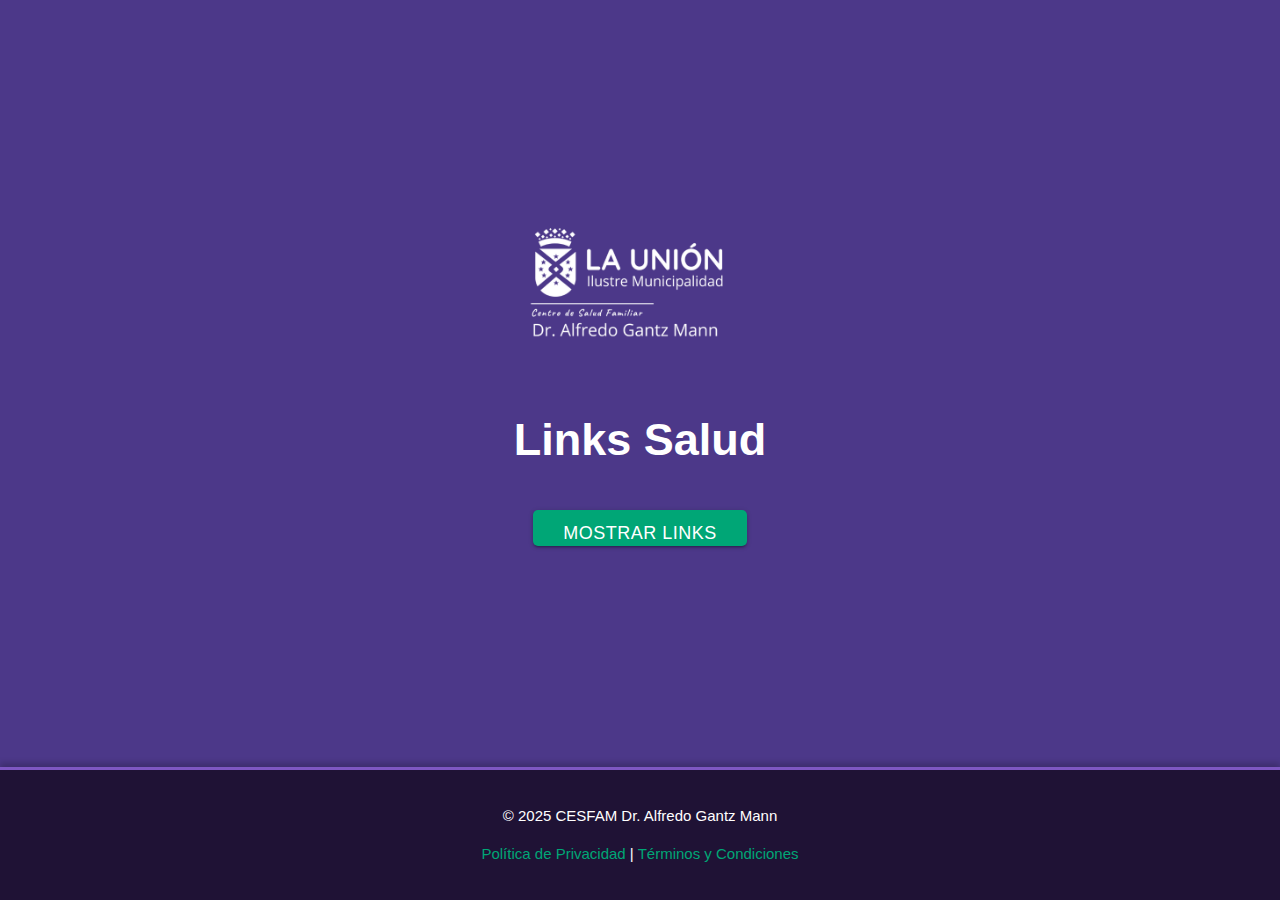
<file: index.html>
<!DOCTYPE html>
<html lang="es">
<head>
    <meta charset="UTF-8">
    <meta name="viewport" content="width=device-width, initial-scale=1.0">
    <link rel="icon" href="1E.png" type="image/x-icon">
    <title>Links Salud</title>

    <link href="https://cdnjs.cloudflare.com/ajax/libs/materialize/1.0.0/css/materialize.min.css" rel="stylesheet">
    <style>
        html, body {
            height: 100%;
            margin: 0;
            display: flex;
            flex-direction: column;
        }

        body {
            background-color: #4c3889;
            color: white;
            font-family: Arial, sans-serif;
        }

        .container {
            flex: 1;
            display: flex;
            flex-direction: column;
            justify-content: center;
            align-items: center;
        }

        .header {
            text-align: center;
        }

    
        .header img {
            max-width: 600px; 
            height: auto; 
            margin-bottom: -5rem;
            margin-top: -5rem;
        }
        .header h1 {
            margin-top: 20px;
            font-size: 3rem; 
            font-weight: bold;
        }

        .button {
            display: block;
            margin: 20px auto;
            padding: 5px 30px; 
            font-size: 1.2rem;
            color: white;
            background-color: #00a676; 
            border: none;
            border-radius: 5px;
            cursor: pointer;
            transition: background-color 0.3s;
            text-align: center; 
        }

        .button:hover {
            background-color: orange;
        }

        .links {
            max-height: 0;
            overflow: hidden;
            opacity: 0;
            transition: max-height 0.5s ease, opacity 0.5s ease;
        }

        .links.open {
            max-height: 1000px; 
            opacity: 1;
        }

        .links .row {
            margin-bottom: 15px;
        }

        .links a {
            text-decoration: none;
            color: white;
            display: inline-block;
            text-align: center;
            font-size: 1.4rem; 
            font-weight: bold;
            padding: 10px 20px;
            background-color: #5e35b1; 
            border-radius: 10px; //
            margin: 10px; 
            box-shadow: 0 4px 6px rgba(0, 0, 0, 0.2); 
            transition: all 0.3s ease;
            width: 220px;
            height: 60px; 
            line-height: 1.4; 
            display: flex;
            align-items: center;
            justify-content: center;
            text-align: center;
            word-wrap: break-word; 
        }

        .links a:hover {
            background-color: orange;
            transform: scale(1.1); 
            box-shadow: 0 6px 8px rgba(0, 0, 0, 0.3); 
        }

        .sub-links {
            max-height: 0;
            overflow: hidden;
            opacity: 0;
            transition: max-height 0.5s ease, opacity 0.5s ease;
        }

        .sub-links.open {
            max-height: 500px;
            opacity: 1;
        }

        @media (max-width: 768px) {
            .links a {
                width: 100%;
                margin-bottom: 10px;
            }
        }

        footer {
            background-color: #1f1235;
            color: white;
            text-align: center;
            padding: 20px 0;
            position: relative;
            bottom: 0;
            width: 100%;
            border-top: 3px solid #7e57c2; 
            box-shadow: 0 -4px 6px rgba(0, 0, 0, 0.2); 
        }

        footer a {
            color: #00a676;
            text-decoration: none;
        }

        footer a:hover {
            text-decoration: underline;
        }
    </style>
</head>
<body>
    <div class="container">
        
        <div class="header">
            <img src="1.png" alt="Logo CESFAM">
            <h1>Links Salud</h1>
        </div>

       
        <button class="button btn waves-effect waves-light" onclick="toggleMenu()">Mostrar Links</button>

        
        <div class="links" id="menu">
            <div class="row">

                
                <div class="col s12 m4">
                    <a href="#" class="btn purple darken-3 waves-effect waves-light" onclick="toggleSubLinks('sub-links-ras')">RAS</a>
                    <div class="sub-links" id="sub-links-ras">
                        <a href="https://www.rasvaldivia.cl" target="_blank">RAS Principal</a>
                        <a href="https://contingencia.rasvaldivia.cl/rasvaldivia/index.php" target="_blank">RAS Contingencia</a>
                        <a href="http://10.8.102.72" target="_blank">RAS IP 1</a>
                        <a href="http://10.8.102.74" target="_blank">RAS IP 2</a>
                        <a href="http://10.8.102.95" target="_blank">RAS IP 3</a>

                    </div>
                </div>

                <div class="col s12 m4">
                    <a href="#" class="btn purple darken-3 waves-effect waves-light" onclick="toggleSubLinks('sub-links-core')">CORE</a>
                    <div class="sub-links" id="sub-links-core">
                        <a href="https://www.hbvaldivia.cl/core/" target="_blank">CORE Principal</a>
                        <a href="https://10.6.206.62/core" target="_blank">CORE IP</a>
                    </div>
                </div>
                             

                <div class="col s12 m4">
                    <a href="#" class="btn purple darken-3 waves-effect waves-light" onclick="toggleSubLinks('sub-links-Examenes')">Examenes</a>
                    <div class="sub-links" id="sub-links-Examenes">
                        <a href="http://10.66.50.47/"  target="_blank"> Exámenes </a>
                        <a href="http://10.4.59.246:90/"  target="_blank">Exámenes Contingencia</a>
                    </div> 
                </div>



            <div class="row">
            </div> 
                
             
                 <div class="col s12 m4">
                    <a href="https://www.munilaunioninfo.com" class="btn purple darken-3 waves-effect waves-light" target="_blank">Muni La Union</a>
                </div>


                <div class="col s12 m4">
                    <a href="https://desamlu.cl/" class="btn purple darken-3 waves-effect waves-light" target="_blank">DESAMLU</a>
                </div>

                <div class="col s12 m4">
                    <a href="https://intranetlaunion.smc.cl/login.aspx" class="btn purple darken-3 waves-effect waves-light" target="_blank">Intranet</a>
                </div>

              

                
            </div>
            <div class="row">


                <div class="col s12 m4">
                    <a href="https://clientes.isatec.cl" class="btn purple darken-3 waves-effect waves-light" target="_blank">Isatec</a>
                </div>
                <div class="col s12 m4">
                    <a href="http://10.6.67.166" class="btn purple darken-3 waves-effect waves-light" target="_blank">Isis View</a>
                </div>
                <div class="col s12 m4">
                    <a href="https://www.licencia.cl" class="btn purple darken-3 waves-effect waves-light" target="_blank">Imed</a>
                </div>



            </div>
            <div class="row">



               
               
                <div class="col s12 m4">
                    <a href="https://tinyurl.com/centro-integral" class="btn purple darken-3 waves-effect waves-light" target="_blank">Centro Integral</a>
                </div>

              
                           <div class="col s12 m4">
             <a href="#" class="btn purple darken-3 waves-effect waves-light" onclick="toggleSubLinks('sub-links-sigges', this)"> 
                SIGGES 🆕 <span class="toggle-icon">➡</span>
      </a>
      <div class="sub-links" id="sub-links-sigges">
        <a href="https://nuevo.sigges.cl/" target="_blank">Nuevo SIGGES </a>
        <a href="https://www.sigges.cl/" target="_blank">SIGGES </a>
      </div>
    </div>




                <div class="col s12 m4">
                    <a href="https://teleoftalmologia.minsal.cl/es/login" class="btn purple darken-3 waves-effect waves-light" target="_blank">Dart</a>
                </div>




            </div>            

            <div class="row">

                
                <div class="col s12 m4">
                    <a href="https://interconsulta.minsal.cl/" class="btn purple darken-3 waves-effect waves-light" target="_blank">Hospital Digital</a>
                </div>
                

                
                
                <div class="col s12 m4">
                    <a href="https://srdm.crececontigo.gob.cl/login" class="btn purple darken-3 waves-effect waves-light" target="_blank">Crece Contigo</a>
                </div>



                 <div class="col s12 m4">
                    <a href="https://fonasa.cl/sites/fonasa/prestadores/tramites/certificado-previsional
                                    " class="btn purple darken-3 waves-effect waves-light" target="_blank">FONASA
                    </a>
                </div>

                

            </div>
        </div>
    </div>

   
    <footer>
        <p>&copy; 2025 CESFAM Dr. Alfredo Gantz Mann</p>
        <p>
            <a href="http://cesfamlu.github.io/links">Política de Privacidad</a> |
            <a href="http://cesfamlu.github.io/links">Términos y Condiciones</a>
        </p>
    </footer>
    <script>
        function toggleMenu() {
            const menu = document.getElementById('menu');
            const button = document.querySelector('.button');
            menu.classList.toggle('open');
            button.textContent = menu.classList.contains('open') ? 'Ocultar Links' : 'Mostrar Links';
        }

        function toggleSubLinks(id) {
            const subLinks = document.getElementById(id);
            subLinks.classList.toggle('open');
        }
    </script>
</body>
</html>
</file>
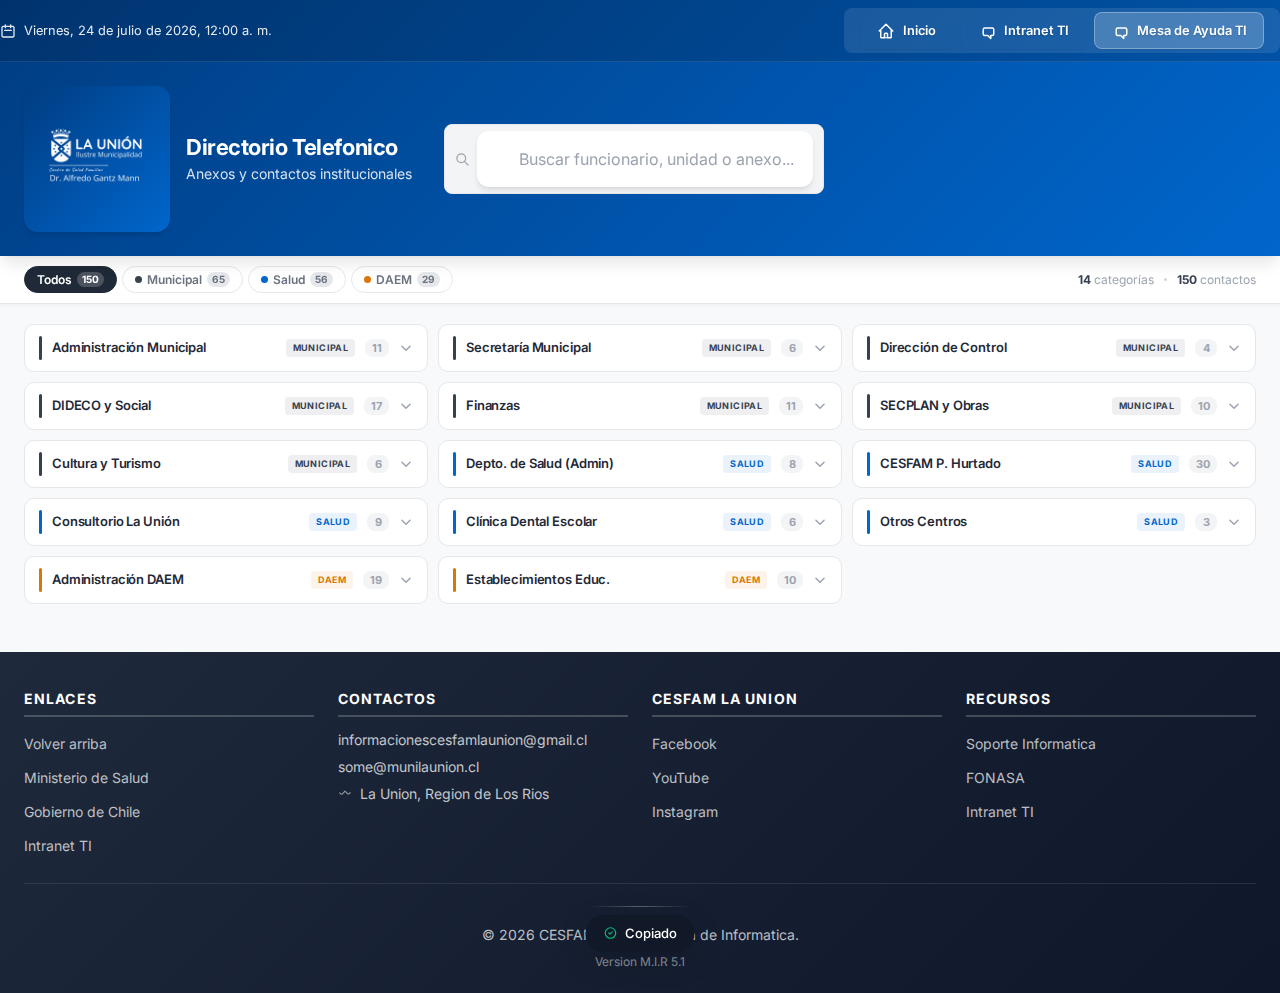
<file: accesoTelefonico.html>
<!DOCTYPE html>
<html lang="es" data-theme="light">
<head>
    <meta charset="UTF-8">
    <meta name="viewport" content="width=device-width, initial-scale=1.0">
    <title>Directorio Telefónico — CESFAM La Unión</title>
    <link rel="icon" type="image/png" sizes="32x32" href="img/1.5.png">
    <link rel="icon" type="image/png" sizes="16x16" href="img/1.5.png">
    <link rel="shortcut icon" href="img/1.5.png">
    <link href="https://fonts.googleapis.com/css2?family=Inter:wght@300;400;500;600;700&display=swap" rel="stylesheet">
    <link rel="stylesheet" href="css/style.css">
    <link rel="stylesheet" href="css/directorio.css">
</head>
<body class="page-dir">

    <header class="main-header">
        <div class="header-top">
            <div class="container header-top-content">
                <div class="header-info">
                    <div class="info-item">
                        <svg class="icon-small" fill="none" stroke="currentColor" viewBox="0 0 24 24"><path stroke-linecap="round" stroke-linejoin="round" stroke-width="2" d="M8 7V3m8 4V3m-9 8h10M5 21h14a2 2 0 002-2V7a2 2 0 00-2-2H5a2 2 0 00-2 2v12a2 2 0 002 2z"></path></svg>
                        <span id="currentDateTime">Cargando...</span>
                    </div>
                </div>
                <div class="header-user">
                    <a class="action-btn" href="index.html">
                        <svg fill="none" stroke="currentColor" viewBox="0 0 24 24"><path stroke-linecap="round" stroke-linejoin="round" stroke-width="2" d="M3 12l2-2m0 0l7-7 7 7M5 10v10a1 1 0 001 1h3m10-11l2 2m-2-2v10a1 1 0 01-1 1h-3m-4 0a1 1 0 01-1-1v-4a1 1 0 011-1h2a1 1 0 011 1v4a1 1 0 01-1 1"></path></svg>
                        <span>Inicio</span>
                    </a>
                    <a class="action-btn" href="https://cesfamtic.com" target="_blank" rel="noopener">
                        <svg fill="none" stroke="currentColor" viewBox="0 0 24 24"><path stroke-linecap="round" stroke-linejoin="round" stroke-width="2" d="M17 8h2a2 2 0 012 2v6a2 2 0 01-2 2h-2v4l-4-4H9a2 2 0 01-2-2V10a2 2 0 012-2h8z"></path></svg>
                        <span>Intranet TI</span>
                    </a>
                    <a class="action-btn primary" href="https://cesfamlu.github.io/FormularioSoporte" target="_blank" rel="noopener">
                        <svg fill="none" stroke="currentColor" viewBox="0 0 24 24"><path stroke-linecap="round" stroke-linejoin="round" stroke-width="2" d="M17 8h2a2 2 0 012 2v6a2 2 0 01-2 2h-2v4l-4-4H9a2 2 0 01-2-2V10a2 2 0 012-2h8z"></path></svg>
                        <span>Mesa de Ayuda TI</span>
                    </a>
                </div>
            </div>
        </div>
        <div class="header-main">
            <div class="container header-main-content">
                <div class="logo-section">
                    <div class="logo-wrap">
                        <img src="img/1.png" alt="CESFAM" class="logo-image" onerror="this.style.display='none'">
                    </div>
                    <div class="dir-brand-copy">
                        <h1 class="dir-brand-title">Directorio Telefonico</h1>
                        <p class="dir-brand-subtitle">Anexos y contactos institucionales</p>
                    </div>
                </div>
                <div class="dir-search dir-search-hero">
                    <svg fill="none" stroke="currentColor" viewBox="0 0 24 24"><path stroke-linecap="round" stroke-linejoin="round" stroke-width="2" d="M21 21l-6-6m2-5a7 7 0 11-14 0 7 7 0 0114 0z"/></svg>
                    <input type="text" id="searchInput" placeholder="Buscar funcionario, unidad o anexo..." oninput="handleSearch()">
                    <button class="dir-search-clear hidden" id="clearSearch" onclick="clearSearchInput()">
                        <svg fill="none" stroke="currentColor" viewBox="0 0 24 24"><path stroke-linecap="round" stroke-linejoin="round" stroke-width="2" d="M6 18L18 6M6 6l12 12"/></svg>
                    </button>
                </div>
            </div>
        </div>
    </header>


    <!-- ===== TOOLBAR: Search + Filters + Stats ===== -->
    <div class="dir-toolbar">
        <div class="dir-toolbar-inner">
            <div class="dir-filters">
                <button class="dir-chip active" data-group="all" onclick="filterByGroup('all', this)">
                    Todos <span class="dir-chip-n" id="countAll">0</span>
                </button>
                <button class="dir-chip" data-group="muni" onclick="filterByGroup('muni', this)">
                    <span class="dir-dot" style="background:#374151"></span> Municipal <span class="dir-chip-n" id="countMuni">0</span>
                </button>
                <button class="dir-chip" data-group="salud" onclick="filterByGroup('salud', this)">
                    <span class="dir-dot" style="background:#0066cc"></span> Salud <span class="dir-chip-n" id="countSalud">0</span>
                </button>
                <button class="dir-chip" data-group="daem" onclick="filterByGroup('daem', this)">
                    <span class="dir-dot" style="background:#d97706"></span> DAEM <span class="dir-chip-n" id="countDaem">0</span>
                </button>
            </div>
            <div class="dir-stats">
                <span><strong id="statCategories">0</strong> categorías</span>
                <span class="dir-stats-sep"></span>
                <span><strong id="statContacts">0</strong> contactos</span>
            </div>
        </div>
    </div>

    <!-- ===== MAIN CONTENT ===== -->
    <main class="dir-main">

        <!-- Recents -->
        <div id="recentsSection" class="dir-aux" style="display:none;">
            <div class="dir-aux-head">
                <span>Recientes</span>
                <button onclick="clearRecents()">Borrar</button>
            </div>
            <div class="dir-card">
                <ul class="dir-contacts" id="recentsList" style="display:block"></ul>
            </div>
        </div>

        <!-- Favorites -->
        <div id="favoritesSection" class="dir-aux" style="display:none;">
            <div class="dir-aux-head"><span>Favoritos</span></div>
            <div class="dir-card">
                <ul class="dir-contacts" id="favoritesList" style="display:block"></ul>
            </div>
        </div>

        <!-- Grid -->
        <div id="directoryContainer" class="dir-grid"></div>

        <!-- Empty -->
        <div id="emptyState" class="dir-empty" style="display:none;">
            <svg fill="none" stroke="currentColor" viewBox="0 0 24 24"><path stroke-linecap="round" stroke-linejoin="round" stroke-width="1.5" d="M21 21l-6-6m2-5a7 7 0 11-14 0 7 7 0 0114 0z"/></svg>
            <p>Sin resultados para tu búsqueda</p>
        </div>
    </main>

    <!-- ===== FOOTER ===== -->
    <footer class="dir-footer">
        <div class="dir-footer-inner">
            <div class="dir-footer-content">
                <section class="dir-footer-section">
                    <h3 class="dir-footer-title">Enlaces</h3>
                    <ul class="dir-footer-links">
                        <li><a class="dir-footer-link" href="#" onclick="window.scrollTo({top:0, behavior:'smooth'});return false;">Volver arriba</a></li>
                        <li><a class="dir-footer-link" href="https://www.minsal.cl" target="_blank" rel="noopener">Ministerio de Salud</a></li>
                        <li><a class="dir-footer-link" href="https://www.gob.cl" target="_blank" rel="noopener">Gobierno de Chile</a></li>
                        <li><a class="dir-footer-link" href="https://www.cesfamtic.com" target="_blank" rel="noopener">Intranet TI</a></li>
                    </ul>
                </section>
                <section class="dir-footer-section">
                    <h3 class="dir-footer-title">Contactos</h3>
                    <p class="dir-footer-text"><span>informacionescesfamlaunion@gmail.cl</span></p>
                    <p class="dir-footer-text"><span>some@munilaunion.cl</span></p>
                    <p class="dir-footer-text">
                        <svg class="dir-footer-icon" fill="none" stroke="currentColor" viewBox="0 0 24 24"><path stroke-linecap="round" stroke-linejoin="round" stroke-width="2" d="M3 10l1.89 1.89a2 2 0 002.83 0L12 7l4.28 4.28a2 2 0 002.83 0L21 10"></path></svg>
                        <span>La Union, Region de Los Rios</span>
                    </p>
                </section>
                <section class="dir-footer-section">
                    <h3 class="dir-footer-title">CESFAM La Union</h3>
                    <ul class="dir-footer-links">
                        <li><a class="dir-footer-link" href="https://www.facebook.com/cesfamlu/?locale=es_LA" target="_blank" rel="noopener">Facebook</a></li>
                        <li><a class="dir-footer-link" href="https://www.youtube.com/@cesfamlu" target="_blank" rel="noopener">YouTube</a></li>
                        <li><a class="dir-footer-link" href="https://www.instagram.com/cesfamlu/?hl=es" target="_blank" rel="noopener">Instagram</a></li>
                    </ul>
                </section>
                <section class="dir-footer-section">
                    <h3 class="dir-footer-title">Recursos</h3>
                    <ul class="dir-footer-links">
                        <li><a class="dir-footer-link" href="https://cesfamlu.github.io/FormularioSoporte" target="_blank" rel="noopener">Soporte Informatica</a></li>
                        <li><a class="dir-footer-link" href="https://www.fonasa.cl" target="_blank" rel="noopener">FONASA</a></li>
                        <li><a class="dir-footer-link" href="https://www.cesfamtic.com" target="_blank" rel="noopener">Intranet TI</a></li>
                    </ul>
                </section>
            </div>
            <div class="dir-footer-bottom">
                <div class="dir-footer-copyright">&copy; <span id="footerYear">2026</span> CESFAM La Union. Area de Informatica.</div>
                <div class="dir-footer-meta">Version M.I.R 5.1</div>
            </div>
            <div class="dir-footer-legacy hidden" aria-hidden="true">
            <span>&copy; 2025 CESFAM La Unión &middot; Área de Informática</span>
            <span>Versión M.I.R 5.1</span>
            </div>
        </div>
    </footer>

    <!-- Toast -->
    <div id="toast" class="dir-toast">
        <svg fill="none" stroke="currentColor" viewBox="0 0 24 24"><path stroke-linecap="round" stroke-linejoin="round" stroke-width="2" d="M9 12l2 2 4-4m6 2a9 9 0 11-18 0 9 9 0 0118 0z"/></svg>
        <span id="toastMsg">Copiado</span>
    </div>

    <script>
    // ===== CLOCK =====
    function updateDateTime() {
        const now = new Date();
        const opts = { weekday: 'long', year: 'numeric', month: 'long', day: 'numeric', hour: '2-digit', minute: '2-digit' };
        const s = now.toLocaleDateString('es-CL', opts);
        document.getElementById('currentDateTime').textContent = s.charAt(0).toUpperCase() + s.slice(1);
    }
    setInterval(updateDateTime, 30000);
    updateDateTime();

    // ===== DATA =====
    const directoryData = [
        { group:"muni", category:"Administración Municipal", contacts:[
            {name:"Asesor Jurídico Alcalde",ext:"7135",detail:"64 2 527135"},{name:"Admin. Vehículos y Caminos",ext:"7000",detail:"64 2 527000"},{name:"Admin. Obras Menores",ext:"7111",detail:"64 2 527111"},{name:"Admin. Prevencionista",ext:"472239",detail:"Directo"},{name:"Seguridad Pública",ext:"322033",detail:"Directo"},{name:"Aseo y Ornato",ext:"7102",detail:"64 2 527102"},{name:"Aseo Parque Municipal",ext:"472297",detail:"Directo"},{name:"Admin. Unidad Académica",ext:"472366",detail:"Directo"},{name:"Comunicaciones",ext:"324387",detail:"Directo"},{name:"Salón Consistorial",ext:"322031",detail:"Directo"},{name:"Portería",ext:"472376",detail:"Directo"}
        ]},
        { group:"muni", category:"Secretaría Municipal", contacts:[
            {name:"Secretario Municipal",ext:"7139",detail:"64 2 527139"},{name:"Secretaria",ext:"7120",detail:"64 2 527120"},{name:"Central Telefónica",ext:"322441",detail:"Directo"},{name:"Oficina de Concejales",ext:"7114",detail:"64 2 527114"},{name:"Oficina de Partes",ext:"7141",detail:"64 2 527141"},{name:"Transparencia Municipal",ext:"7144",detail:"64 2 527144"}
        ]},
        { group:"muni", category:"Dirección de Control", contacts:[
            {name:"Directora Control",ext:"384",detail:"64 2 201384"},{name:"Control Administrativo",ext:"421",detail:"64 2 200421"},{name:"Informática",ext:"983",detail:"64 2 524983"},{name:"Fiscalizador",ext:"580",detail:"64 2 200580"}
        ]},
        { group:"muni", category:"DIDECO y Social", contacts:[
            {name:"DIDECO Dirección",ext:"271",detail:"422271"},{name:"DIDECO Secretaría",ext:"270",detail:"472270"},{name:"Jefa Dto. Social",ext:"266",detail:"472266"},{name:"OMIL",ext:"267",detail:"472340"},{name:"Prog. Jefas de Hogar",ext:"246",detail:"472246"},{name:"Organizaciones Comunitarias",ext:"281",detail:"472281"},{name:"OPD",ext:"276",detail:"472276"},{name:"Senda Previene",ext:"204",detail:"472204"},{name:"Oficina del Deporte",ext:"306",detail:"472306"},{name:"Gimnasio Municipal",ext:"205",detail:"472205"},{name:"Desarrollo Rural",ext:"386",detail:"472386"},{name:"Prodesal",ext:"214",detail:"472214"},{name:"PDTI",ext:"388",detail:"472388"},{name:"Programas Sociales Jefa",ext:"224",detail:"472224"},{name:"Programas Familias",ext:"232",detail:"472232"},{name:"Oficina de la Juventud",ext:"99527388",detail:"Directo"},{name:"Fomento Productivo",ext:"642346116",detail:"Directo"}
        ]},
        { group:"muni", category:"Finanzas", contacts:[
            {name:"Finanzas Director",ext:"351",detail:"472350"},{name:"Adquisiciones",ext:"355",detail:"472355"},{name:"Rentas y Patentes",ext:"265",detail:"472265"},{name:"Inspección",ext:"262",detail:"472262"},{name:"Personal",ext:"350",detail:"472233"},{name:"Tesorería Jefa",ext:"353",detail:"472353"},{name:"Tesorería Cajeras",ext:"354",detail:"472354"},{name:"Contabilidad e Inventario",ext:"356",detail:"472356"},{name:"Cementerio Municipal",ext:"120",detail:"322384"},{name:"Bodega Municipal",ext:"337",detail:"472337"},{name:"Bodega Camilo Henriquez",ext:"371",detail:"472298"}
        ]},
        { group:"muni", category:"SECPLAN y Obras", contacts:[
            {name:"SECPLAN Dirección",ext:"286",detail:"472286"},{name:"SECPLAN Secretaría",ext:"458",detail:"472358"},{name:"Asesor Urbanista",ext:"247",detail:"472247"},{name:"Vivienda",ext:"241",detail:"472236"},{name:"Inversiones",ext:"671",detail:"324671"},{name:"Profesionales",ext:"202",detail:"472202"},{name:"ITO",ext:"263",detail:"472263"},{name:"Compras",ext:"221",detail:"472221"},{name:"Medio Ambiente",ext:"245",detail:"472245"},{name:"DOM Director/Secretaría",ext:"7138",detail:"64 2 527138"}
        ]},
        { group:"muni", category:"Cultura y Turismo", contacts:[
            {name:"Cultura Dirección",ext:"642346116",detail:"Directo"},{name:"Cultura Secretaría",ext:"346117",detail:"Directo"},{name:"Biblioteca",ext:"472215",detail:"Directo"},{name:"Turismo",ext:"999581816",detail:"Móvil"},{name:"Pueblos Originarios",ext:"947432447",detail:"Móvil"},{name:"Estadio Carlos Vogel",ext:"472296",detail:"Directo"}
        ]},
        { group:"salud", category:"Depto. de Salud (Admin)", contacts:[
            {name:"Jefe Departamento",ext:"752",detail:"207752"},{name:"Secretaria",ext:"334",detail:"472334"},{name:"Finanzas Jefa",ext:"208",detail:"322553"},{name:"Finanzas",ext:"753",detail:"207753"},{name:"Personal",ext:"335",detail:"472335"},{name:"Constructor Civil",ext:"448",detail:"322048"},{name:"Adquisiciones",ext:"449",detail:"472449"},{name:"Farmacia Comunitaria",ext:"472",detail:"207754"}
        ]},
        { group:"salud", category:"CESFAM P. Hurtado", contacts:[
            {name:"Dirección",ext:"532",detail:"642346132"},{name:"Secretaria",ext:"530",detail:"642346130"},{name:"OIRS",ext:"550",detail:"642346150"},{name:"UAPO Externo",ext:"520",detail:"642346120"},{name:"CCR",ext:"523",detail:"642346123"},{name:"Farmacia",ext:"528",detail:"642346128"},{name:"Vacunatorio",ext:"537",detail:"642346137"},{name:"Toma de Muestra",ext:"531",detail:"642346131"},{name:"Esterilización",ext:"539",detail:"642346139"},{name:"SOME Central/Adm",ext:"529",detail:"642346129"},{name:"SOME Transversal",ext:"634",detail:"642346134"},{name:"SOME Sector Azul",ext:"546",detail:"642346146"},{name:"SOME Sector Verde",ext:"522",detail:"642346122"},{name:"SOME Sector Amarillo",ext:"542",detail:"642346142"},{name:"Jefe SOME Amarillo",ext:"543",detail:"642346143"},{name:"Asistente Social Azul",ext:"521",detail:"642346121"},{name:"Asistente Social Verde",ext:"536",detail:"642346136"},{name:"Asistente Social Amarillo",ext:"538",detail:"642346138"},{name:"Enfermera Coordinadora",ext:"547",detail:"642346147"},{name:"Jefe Unid. Transversales",ext:"526",detail:"642346126"},{name:"Sala IRA",ext:"541",detail:"642346141"},{name:"Sala ERA",ext:"551",detail:"642346151"},{name:"Electrocardiograma",ext:"544",detail:"642346144"},{name:"Estadística",ext:"545",detail:"642346145"},{name:"Epidemiologia",ext:"549",detail:"642346149"},{name:"Entrega de Leche",ext:"548",detail:"642346148"},{name:"GES",ext:"552",detail:"642346152"},{name:"Calificador de Derecho",ext:"540",detail:"642346140"},{name:"Of. Vinculación y Promoción",ext:"533",detail:"642346133"},{name:"Soporte y Comunicaciones",ext:"525",detail:"642346125"}
        ]},
        { group:"salud", category:"Consultorio La Unión", contacts:[
            {name:"Secretaria",ext:"310",detail:"472310"},{name:"S.O.M.E.",ext:"313",detail:"472313"},{name:"Farmacia",ext:"314",detail:"472314"},{name:"Entrega de Leche",ext:"321",detail:"472321"},{name:"Box Medico",ext:"316",detail:"472316"},{name:"Curaciones",ext:"343",detail:"472343"},{name:"Nutricionista",ext:"322",detail:"472322"},{name:"Nutricionista Vida Sana",ext:"312",detail:"472312"},{name:"SOME Salud Mental",ext:"255",detail:"470255"}
        ]},
        { group:"salud", category:"Clínica Dental Escolar", contacts:[
            {name:"Escuela 1",ext:"393",detail:"472393"},{name:"Escuela 2",ext:"491",detail:"472391"},{name:"Escuela 4",ext:"389",detail:"472389"},{name:"Escuela Radimadi",ext:"392",detail:"472392"},{name:"Escuela El Maitén",ext:"383",detail:"472383"},{name:"Liceo RAAC",ext:"394",detail:"472394"}
        ]},
        { group:"salud", category:"Otros Centros", contacts:[
            {name:"SAR",ext:"502",detail:"325002"},{name:"CECOSF Los Lagos",ext:"211",detail:"472211"},{name:"CECOSF Irene Daiber",ext:"307",detail:"472307"}
        ]},
        { group:"daem", category:"Administración DAEM", contacts:[
            {name:"Secretaria Dirección",ext:"601",detail:"472361"},{name:"Recursos Humanos",ext:"607",detail:"472363"},{name:"Secretaria RRHH",ext:"608",detail:"472362"},{name:"Remuneraciones",ext:"609",detail:"472249"},{name:"Finanzas Secretario",ext:"604",detail:"472365"},{name:"Licencias Médicas",ext:"610",detail:"472364"},{name:"Oficina de Partes",ext:"611",detail:"472360"},{name:"Evaluación Docente",ext:"612",detail:"322012"},{name:"Unidad Académica",ext:"613",detail:"322019"},{name:"Coord. Acad. Básica",ext:"615",detail:"322617"},{name:"JUNAEB",ext:"617",detail:"472218"},{name:"Encargada de Pagos",ext:"618",detail:"472380"},{name:"Extraescolar",ext:"620",detail:"322002"},{name:"Adquisiciones",ext:"621",detail:"472367"},{name:"Compras",ext:"622",detail:"472379"},{name:"Planif./Infraestructura",ext:"623",detail:"472201"},{name:"Transporte",ext:"625",detail:"472368"},{name:"Bodega",ext:"626",detail:"321928"},{name:"Inventario",ext:"605",detail:"472371"}
        ]},
        { group:"daem", category:"Establecimientos Educ.", contacts:[
            {name:"Escuela N° 1 La Unión",ext:"140",detail:"322723"},{name:"Escuela N° 2 La Unión",ext:"136",detail:"322372"},{name:"Escuela 4 Pdte. Alessandri",ext:"138",detail:"322623"},{name:"Escuela Radimadi",ext:"139",detail:"322721"},{name:"Escuela El Maitén",ext:"345",detail:"472345"},{name:"Escuela Aldea Campesina",ext:"132",detail:"321098"},{name:"Escuela Dif. Villa San José",ext:"137",detail:"322392"},{name:"Escuela Lenguaje Municipal",ext:"472302",detail:"Directo"},{name:"Liceo Rector Andrade C.",ext:"133",detail:"322437"},{name:"Colegio Cultura y Difusión",ext:"570320",detail:"Directo"}
        ]}
    ];

    // ===== STATE =====
    let favorites = JSON.parse(localStorage.getItem('linksFavorites')) || [];
    let recents = JSON.parse(localStorage.getItem('linksRecents')) || [];
    let currentGroup = 'all';

    const GROUP_COLORS = { muni:'#374151', salud:'#0066cc', daem:'#d97706' };
    const GROUP_LABELS = { muni:'Municipal', salud:'Salud', daem:'DAEM' };

    function escapeHtml(value) {
        return String(value ?? '')
            .replace(/&/g, '&amp;')
            .replace(/</g, '&lt;')
            .replace(/>/g, '&gt;')
            .replace(/"/g, '&quot;')
            .replace(/'/g, '&#39;');
    }

    // ===== INIT =====
    document.addEventListener('DOMContentLoaded', () => {
        const total = directoryData.reduce((s,c) => s + c.contacts.length, 0);
        document.getElementById('footerYear').textContent = new Date().getFullYear();
        document.getElementById('statCategories').textContent = directoryData.length;
        document.getElementById('statContacts').textContent = total;
        document.getElementById('countAll').textContent = total;
        document.getElementById('countMuni').textContent = directoryData.filter(c=>c.group==='muni').reduce((s,c)=>s+c.contacts.length,0);
        document.getElementById('countSalud').textContent = directoryData.filter(c=>c.group==='salud').reduce((s,c)=>s+c.contacts.length,0);
        document.getElementById('countDaem').textContent = directoryData.filter(c=>c.group==='daem').reduce((s,c)=>s+c.contacts.length,0);
        renderDirectory(directoryData);
        renderFavorites();
        renderRecents();

        document.addEventListener('click', event => {
            const copyButton = event.target.closest('.js-copy-contact');
            if (copyButton) {
                handleAction(
                    copyButton.dataset.ext || '',
                    {
                        name: copyButton.dataset.name || '',
                        ext: copyButton.dataset.ext || '',
                        detail: copyButton.dataset.detail || '',
                        group: copyButton.dataset.group || ''
                    }
                );
                return;
            }

            const favoriteButton = event.target.closest('.js-toggle-favorite');
            if (favoriteButton) {
                toggleFavorite(
                    favoriteButton.dataset.name || '',
                    favoriteButton.dataset.ext || '',
                    favoriteButton.dataset.detail || '',
                    favoriteButton.dataset.group || ''
                );
            }
        });
    });

    // ===== RENDER =====
    function renderDirectory(data) {
        const el = document.getElementById('directoryContainer');
        el.innerHTML = '';
        data.forEach(cat => {
            const card = document.createElement('div');
            card.className = 'dir-card';
            card.dataset.group = cat.group;
            const color = GROUP_COLORS[cat.group];
            card.innerHTML = `
                <div class="dir-card-head" onclick="toggleCategory(this)" style="--accent:${color}">
                    <span class="dir-card-accent" style="background:${color}"></span>
                    <span class="dir-card-title">${cat.category}</span>
                    <span class="dir-card-tag" style="background:${color}15;color:${color}">${GROUP_LABELS[cat.group]}</span>
                    <span class="dir-card-count">${cat.contacts.length}</span>
                    <svg class="dir-chevron" fill="none" stroke="currentColor" viewBox="0 0 24 24"><path stroke-linecap="round" stroke-linejoin="round" stroke-width="2.5" d="M19 9l-7 7-7-7"/></svg>
                </div>
                <ul class="dir-contacts">
                    ${cat.contacts.map(c => contactHTML(c, cat.group)).join('')}
                </ul>`;
            el.appendChild(card);
        });
        applyFilter();
    }

    function contactHTML(c, group) {
        const isFav = favorites.some(f => f.ext === c.ext);
        const ext = c.ext.length > 5 ? 'Directo' : c.ext;
        const color = GROUP_COLORS[group] || '#6b7280';
        const safeName = escapeHtml(c.name);
        const safeExt = escapeHtml(c.ext);
        const safeDetail = escapeHtml(c.detail);
        const safeGroup = escapeHtml(group);
        return `
        <li class="dir-row" data-search="${escapeHtml(`${c.name.toLowerCase()} ${c.ext} ${c.detail.toLowerCase()}`)}">
            <span class="dir-avatar" style="background:${color}18;color:${color}">${c.name.charAt(0)}</span>
            <div class="dir-row-info">
                <span class="dir-row-name">${safeName}</span>
                <span class="dir-row-detail">${safeDetail}</span>
            </div>
            <span class="dir-ext" style="background:${color}12;color:${color}">${escapeHtml(ext)}</span>
            <div class="dir-row-actions">
                <button
                    class="dir-btn-copy js-copy-contact"
                    type="button"
                    title="Copiar anexo"
                    data-name="${safeName}"
                    data-ext="${safeExt}"
                    data-detail="${safeDetail}"
                    data-group="${safeGroup}">
                    <svg fill="none" stroke="currentColor" viewBox="0 0 24 24"><path stroke-linecap="round" stroke-linejoin="round" stroke-width="2" d="M8 16H6a2 2 0 01-2-2V6a2 2 0 012-2h8a2 2 0 012 2v2m-6 12h8a2 2 0 002-2v-8a2 2 0 00-2-2h-8a2 2 0 00-2 2v8a2 2 0 002 2z"/></svg>
                </button>
                <button
                    class="dir-btn-fav js-toggle-favorite${isFav?' active':''}"
                    type="button"
                    title="Favorito"
                    data-name="${safeName}"
                    data-ext="${safeExt}"
                    data-detail="${safeDetail}"
                    data-group="${safeGroup}">
                    <svg fill="${isFav?'currentColor':'none'}" stroke="currentColor" viewBox="0 0 24 24"><path stroke-linecap="round" stroke-linejoin="round" stroke-width="2" d="M11.049 2.927c.3-.921 1.603-.921 1.902 0l1.519 4.674a1 1 0 00.95.69h4.915c.969 0 1.371 1.24.588 1.81l-3.976 2.888a1 1 0 00-.363 1.118l1.518 4.674c.3.922-.755 1.688-1.538 1.118l-3.976-2.888a1 1 0 00-1.176 0l-3.976 2.888c-.783.57-1.838-.196-1.538-1.118l1.518-4.674a1 1 0 00-.363-1.118l-3.976-2.888c-.783-.57-.38-1.81.588-1.81h4.914a1 1 0 00.951-.69l1.519-4.674z"/></svg>
                </button>
            </div>
        </li>`;
    }

    // ===== FILTER =====
    function filterByGroup(group, btn) {
        document.querySelectorAll('.dir-chip').forEach(b => b.classList.remove('active'));
        btn.classList.add('active');
        currentGroup = group;
        applyFilter();
    }

    function handleSearch() {
        const v = document.getElementById('searchInput').value;
        document.getElementById('clearSearch').classList.toggle('hidden', v.length === 0);
        applyFilter();
    }

    function clearSearchInput() {
        document.getElementById('searchInput').value = '';
        handleSearch();
    }

    function applyFilter() {
        const q = document.getElementById('searchInput').value.toLowerCase();
        let any = false;
        document.querySelectorAll('.dir-card[data-group]').forEach(card => {
            const show = currentGroup === 'all' || currentGroup === card.dataset.group;
            if (!show) { card.style.display = 'none'; return; }
            const contactsList = card.querySelector('.dir-contacts');
            const chevron = card.querySelector('.dir-chevron');
            let vis = false;
            card.querySelectorAll('.dir-row').forEach(row => {
                const match = row.dataset.search.includes(q);
                row.style.display = match ? '' : 'none';
                if (match) vis = true;
            });
            card.style.display = vis ? '' : 'none';
            if (vis && q) {
                contactsList.style.display = 'block';
                chevron.classList.add('open');
            } else if (!q) {
                contactsList.style.display = 'none';
                chevron.classList.remove('open');
            }
            if (vis) any = true;
        });
        document.getElementById('emptyState').style.display = any ? 'none' : '';
    }

    // ===== ACTIONS =====
    function handleAction(ext, obj) { copyToClipboard(ext); addToRecents(obj); }

    function addToRecents(c) {
        recents = recents.filter(r => r.ext !== c.ext);
        recents.unshift(c);
        if (recents.length > 3) recents.pop();
        localStorage.setItem('linksRecents', JSON.stringify(recents));
        renderRecents();
    }

    function renderRecents() {
        const el = document.getElementById('recentsSection');
        const list = document.getElementById('recentsList');
        if (!recents.length) { el.style.display = 'none'; return; }
        el.style.display = '';
        list.innerHTML = recents.map(c => contactHTML(c, c.group)).join('');
    }

    function clearRecents() { recents = []; localStorage.removeItem('linksRecents'); renderRecents(); }

    function toggleFavorite(name, ext, detail, group) {
        const i = favorites.findIndex(f => f.ext === ext);
        if (i === -1) { favorites.push({name,ext,detail,group}); showToast('Favorito agregado'); }
        else { favorites.splice(i,1); showToast('Favorito eliminado'); }
        localStorage.setItem('linksFavorites', JSON.stringify(favorites));
        renderDirectory(directoryData);
        handleSearch();
        renderFavorites();
        renderRecents();
    }

    function renderFavorites() {
        const el = document.getElementById('favoritesSection');
        const list = document.getElementById('favoritesList');
        if (!favorites.length) { el.style.display = 'none'; return; }
        el.style.display = '';
        list.innerHTML = favorites.map(f => contactHTML(f, f.group)).join('');
    }

    // ===== UTILS =====
    function toggleCategory(head) {
        const list = head.nextElementSibling;
        const chev = head.querySelector('.dir-chevron');
        const open = getComputedStyle(list).display !== 'none';
        list.style.display = open ? 'none' : 'block';
        chev.classList.toggle('open', !open);
    }

    function copyToClipboard(text) {
        navigator.clipboard.writeText(text).then(() => showToast('Copiado: ' + text)).catch(() => {
            const ta = document.createElement('textarea'); ta.value = text;
            document.body.appendChild(ta); ta.select(); document.execCommand('copy');
            document.body.removeChild(ta); showToast('Copiado: ' + text);
        });
    }

    function showToast(msg) {
        const t = document.getElementById('toast');
        document.getElementById('toastMsg').textContent = msg;
        t.classList.add('show');
        setTimeout(() => t.classList.remove('show'), 2500);
    }
    </script>
</body>
</html>
</file>
<file: css/style.css>
/* ============================================================
   CESFAM LA UNIÓN — DESIGN SYSTEM v4.0
   Fase 1: Design Tokens · Tipografía Modular · Color Semántico
   ============================================================ */

/* ============================================================
   CESFAM LA UNIÓN — DESIGN SYSTEM v4.1
   Fase 2: Chips · Stagger · Cards refinadas
   ============================================================ */

/* ============================================================
   1. TOKENS BASE — PALETA PRIMITIVA
   ============================================================ */
:root {
  /* Paleta de marca */
  --palette-blue-900:   #001d4a;
  --palette-blue-800:   #003d82;
  --palette-blue-700:   #0051a8;
  --palette-blue-600:   #0066cc;
  --palette-blue-500:   #1a7fe0;
  --palette-blue-400:   #3d96ed;
  --palette-blue-300:   #79b8ff;
  --palette-blue-100:   #e6f2ff;

  --palette-purple-700: #6d28d9;
  --palette-purple-600: #7c3aed;
  --palette-purple-100: #f3e8ff;

  --palette-green-700:  #047857;
  --palette-green-600:  #059669;
  --palette-green-500:  #10b981;
  --palette-green-100:  #d1fae5;

  --palette-amber-700:  #b45309;
  --palette-amber-600:  #d97706;
  --palette-amber-500:  #f59e0b;
  --palette-amber-100:  #fef3c7;

  --palette-red-500:    #ef4444;

  --palette-gray-950:   #030712;
  --palette-gray-900:   #111827;
  --palette-gray-800:   #1f2937;
  --palette-gray-700:   #374151;
  --palette-gray-600:   #4b5563;
  --palette-gray-500:   #6b7280;
  --palette-gray-400:   #9ca3af;
  --palette-gray-300:   #d1d5db;
  --palette-gray-200:   #e5e7eb;
  --palette-gray-100:   #f3f4f6;
  --palette-gray-50:    #f9fafb;
  --palette-white:      #ffffff;

  /* -------------------------------------------------------
     TOKENS SEMÁNTICOS — Light Mode
     ------------------------------------------------------- */

  /* Superficies */
  --color-bg:              var(--palette-gray-50);
  --color-bg-subtle:       var(--palette-gray-100);
  --color-surface:         var(--palette-white);
  --color-surface-raised:  var(--palette-white);

  /* Bordes */
  --color-border:          var(--palette-gray-200);
  --color-border-strong:   var(--palette-gray-300);

  /* Texto */
  --color-text-primary:    var(--palette-gray-900);
  --color-text-secondary:  var(--palette-gray-600);
  --color-text-muted:      var(--palette-gray-400);
  --color-text-inverse:    var(--palette-white);

  /* Acción principal */
  --color-primary:         var(--palette-blue-600);
  --color-primary-hover:   var(--palette-blue-700);
  --color-primary-light:   var(--palette-blue-400);
  --color-primary-subtle:  var(--palette-blue-100);

  /* Categorías */
  --color-clinical:        var(--palette-blue-600);
  --color-clinical-bg:     var(--palette-blue-100);
  --color-admin:           var(--palette-purple-600);
  --color-admin-bg:        var(--palette-purple-100);
  --color-support:         var(--palette-green-600);
  --color-support-bg:      var(--palette-green-100);
  --color-daem:            var(--palette-amber-600);
  --color-daem-bg:         var(--palette-amber-100);

  /* Estados */
  --color-success:         var(--palette-green-500);
  --color-success-bg:      var(--palette-green-100);
  --color-warning:         var(--palette-amber-500);
  --color-warning-bg:      var(--palette-amber-100);
  --color-error:           var(--palette-red-500);
  --color-info:            var(--palette-blue-500);

  /* Gradientes estructurales */
  --color-header-from:     var(--palette-blue-800);
  --color-header-to:       var(--palette-blue-600);
  --color-footer-from:     #1e293b;
  --color-footer-to:       #0f172a;

  /* -------------------------------------------------------
     TIPOGRAFÍA — Escala modular (ratio 1.25, Major Third)
     ------------------------------------------------------- */
  --font-family:   'Inter', -apple-system, BlinkMacSystemFont, 'Segoe UI', sans-serif;
  --font-mono:     'SF Mono', 'Fira Code', 'Cascadia Code', monospace;

  --font-weight-light:     300;
  --font-weight-normal:    400;
  --font-weight-medium:    500;
  --font-weight-semibold:  600;
  --font-weight-bold:      700;

  --text-xs:   0.64rem;   /* ~10px  */
  --text-sm:   0.8rem;    /* ~13px  */
  --text-base: 1rem;      /*  16px  */
  --text-lg:   1.125rem;  /*  18px  */
  --text-xl:   1.25rem;   /*  20px  */
  --text-2xl:  1.5rem;    /*  24px  */
  --text-3xl:  1.875rem;  /*  30px  */
  --text-4xl:  2.25rem;   /*  36px  */

  --leading-tight:   1.25;
  --leading-snug:    1.375;
  --leading-normal:  1.5;
  --leading-relaxed: 1.625;

  /* -------------------------------------------------------
     ESPACIADO — base 4 px
     ------------------------------------------------------- */
  --space-1:   0.25rem;   /*  4px */
  --space-2:   0.5rem;    /*  8px */
  --space-3:   0.75rem;   /* 12px */
  --space-4:   1rem;      /* 16px */
  --space-5:   1.25rem;   /* 20px */
  --space-6:   1.5rem;    /* 24px */
  --space-8:   2rem;      /* 32px */
  --space-10:  2.5rem;    /* 40px */
  --space-12:  3rem;      /* 48px */
  --space-16:  4rem;      /* 64px */

  /* Aliases semánticos (compatibilidad con código existente) */
  --spacing-xs:  var(--space-1);
  --spacing-sm:  var(--space-2);
  --spacing-md:  var(--space-4);
  --spacing-lg:  var(--space-6);
  --spacing-xl:  var(--space-8);
  --spacing-2xl: var(--space-12);
  --spacing-3xl: var(--space-16);

  /* -------------------------------------------------------
     RADIOS
     ------------------------------------------------------- */
  --radius-sm:   0.25rem;
  --radius-md:   0.5rem;
  --radius-lg:   0.75rem;
  --radius-xl:   1rem;
  --radius-2xl:  1.5rem;
  --radius-full: 9999px;

  /* -------------------------------------------------------
     SOMBRAS
     ------------------------------------------------------- */
  --shadow-sm:    0 1px 2px 0 rgba(0,0,0,.05);
  --shadow-md:    0 4px 6px -1px rgba(0,0,0,.1), 0 2px 4px -2px rgba(0,0,0,.06);
  --shadow-lg:    0 10px 15px -3px rgba(0,0,0,.1), 0 4px 6px -4px rgba(0,0,0,.05);
  --shadow-xl:    0 20px 25px -5px rgba(0,0,0,.1), 0 8px 10px -6px rgba(0,0,0,.04);
  --shadow-inner: inset 0 2px 4px 0 rgba(0,0,0,.05);

  /* -------------------------------------------------------
     TRANSICIONES
     ------------------------------------------------------- */
  --ease-out:   cubic-bezier(0.16, 1, 0.3, 1);
  --ease-in:    cubic-bezier(0.4, 0, 1, 1);
  --ease-inout: cubic-bezier(0.4, 0, 0.2, 1);

  --duration-fast:  150ms;
  --duration-base:  250ms;
  --duration-slow:  400ms;

  --transition-fast: var(--duration-fast) var(--ease-inout);
  --transition-base: var(--duration-base) var(--ease-inout);
  --transition-slow: var(--duration-slow) var(--ease-out);

  /* -------------------------------------------------------
     TOKENS DE COMPONENTES
     ------------------------------------------------------- */
  --logo-width:       130px;
  --logo-wrap-pad:    var(--space-2);
  --logo-wrap-radius: 14px;
  --card-icon-size:   2.5rem;
  --card-icon-svg:    1.25rem;
  --container-max:    1400px;
}

/* ============================================================
   2. DARK MODE — Token overrides completos
   ============================================================ */
[data-theme="dark"] {
  --color-bg:              #0d1117;
  --color-bg-subtle:       #161b22;
  --color-surface:         #161b22;
  --color-surface-raised:  #21262d;
  --color-border:          #30363d;
  --color-border-strong:   #484f58;

  --color-text-primary:    #e6edf3;
  --color-text-secondary:  #8b949e;
  --color-text-muted:      #6e7681;

  --color-primary:         #58a6ff;
  --color-primary-hover:   #79b8ff;
  --color-primary-light:   #79b8ff;
  --color-primary-subtle:  rgba(88,166,255,.12);

  --color-clinical:        #58a6ff;
  --color-clinical-bg:     rgba(88,166,255,.12);
  --color-admin:           #c084fc;
  --color-admin-bg:        rgba(192,132,252,.12);
  --color-support:         #34d399;
  --color-support-bg:      rgba(52,211,153,.12);
  --color-daem:            #fbbf24;
  --color-daem-bg:         rgba(251,191,36,.12);

  --color-success:         #34d399;
  --color-success-bg:      rgba(52,211,153,.12);
  --color-warning:         #fbbf24;
  --color-warning-bg:      rgba(251,191,36,.12);
  --color-error:           #f87171;

  --shadow-sm:    0 1px 2px 0 rgba(0,0,0,.4);
  --shadow-md:    0 4px 6px -1px rgba(0,0,0,.5), 0 2px 4px -2px rgba(0,0,0,.4);
  --shadow-lg:    0 10px 15px -3px rgba(0,0,0,.55), 0 4px 6px -4px rgba(0,0,0,.35);
  --shadow-xl:    0 20px 25px -5px rgba(0,0,0,.6),  0 8px 10px -6px rgba(0,0,0,.4);
}

/* Respeta la preferencia del sistema cuando no hay data-theme manual */
@media (prefers-color-scheme: dark) {
  :root:not([data-theme="light"]) {
    --color-bg:              #0d1117;
    --color-bg-subtle:       #161b22;
    --color-surface:         #161b22;
    --color-surface-raised:  #21262d;
    --color-border:          #30363d;
    --color-border-strong:   #484f58;
    --color-text-primary:    #e6edf3;
    --color-text-secondary:  #8b949e;
    --color-text-muted:      #6e7681;
    --color-primary:         #58a6ff;
    --color-primary-hover:   #79b8ff;
    --color-primary-light:   #79b8ff;
    --color-primary-subtle:  rgba(88,166,255,.12);
    --color-clinical:        #58a6ff;
    --color-clinical-bg:     rgba(88,166,255,.12);
    --color-admin:           #c084fc;
    --color-admin-bg:        rgba(192,132,252,.12);
    --color-support:         #34d399;
    --color-support-bg:      rgba(52,211,153,.12);
    --shadow-sm:    0 1px 2px 0 rgba(0,0,0,.4);
    --shadow-md:    0 4px 6px -1px rgba(0,0,0,.5),  0 2px 4px -2px rgba(0,0,0,.4);
    --shadow-lg:    0 10px 15px -3px rgba(0,0,0,.55),0 4px 6px -4px rgba(0,0,0,.35);
    --shadow-xl:    0 20px 25px -5px rgba(0,0,0,.6), 0 8px 10px -6px rgba(0,0,0,.4);
  }
}

/* ============================================================
   3. RESET + BASE
   ============================================================ */
*, *::before, *::after {
  margin: 0;
  padding: 0;
  box-sizing: border-box;
}

html {
  font-size: 16px;
  scroll-behavior: smooth;
  -webkit-text-size-adjust: 100%;
}

body {
  font-family: var(--font-family);
  font-weight: var(--font-weight-normal);
  font-size: var(--text-base);
  line-height: var(--leading-normal);
  color: var(--color-text-primary);
  background-color: var(--color-bg);
  min-height: 100vh;
  display: flex;
  flex-direction: column;
  transition: background-color var(--transition-base), color var(--transition-base);
}

/* Respeta reduced motion: sin animaciones, sin transiciones */
@media (prefers-reduced-motion: reduce) {
  *, *::before, *::after {
    animation-duration: .01ms !important;
    animation-iteration-count: 1 !important;
    transition-duration: .01ms !important;
  }
  html { scroll-behavior: auto; }
}

/* ============================================================
   4. LAYOUT
   ============================================================ */
.container {
  max-width: var(--container-max);
  margin: 0 auto;
  padding: 0 var(--spacing-lg);
}

/* ============================================================
   5. HEADER
   ============================================================ */
.main-header {
  background: linear-gradient(135deg, var(--color-header-from) 0%, var(--color-header-to) 100%);
  color: var(--color-text-inverse);
  box-shadow: var(--shadow-lg);
  position: sticky;
  top: 0;
  z-index: 100;
}

.header-top {
  background: rgba(0,0,0,.15);
  border-bottom: 1px solid rgba(255,255,255,.1);
}

.header-top-content {
  display: flex;
  justify-content: space-between;
  align-items: center;
  padding: var(--spacing-sm) 0;
  font-size: var(--text-sm);
}

.header-info { display: flex; gap: var(--spacing-xl); }

.info-item {
  display: flex;
  align-items: center;
  gap: var(--spacing-sm);
  opacity: .9;
}

.icon-small { width: 1rem; height: 1rem; }

.header-user {
  display: flex;
  align-items: center;
  gap: var(--spacing-sm);
  padding: var(--spacing-xs) var(--spacing-md);
  background: rgba(255,255,255,.1);
  border-radius: var(--radius-md);
}

.header-main { padding: var(--spacing-lg) 0; }

.header-main-content {
  display: flex;
  justify-content: space-between;
  align-items: center;
  gap: var(--spacing-xl);
}

.logo-section { display: flex; align-items: center; gap: var(--spacing-md); }

.logo-wrap {
  display: inline-flex;
  align-items: center;
  justify-content: center;
  padding: var(--logo-wrap-pad);
  border-radius: var(--logo-wrap-radius);
  background: linear-gradient(135deg, var(--color-header-from) 0%, var(--color-header-to) 100%);
  box-shadow: var(--shadow-md);
}

.logo-image {
  width: var(--logo-width);
  height: auto;
  display: block;
  object-fit: contain;
}

/* --- Barra de búsqueda --- */
.search-section { flex: 1 1 600px; min-width: 280px; }

.search-box { position: relative; display: flex; align-items: center; }

.search-icon {
  position: absolute;
  left: var(--spacing-md);
  width: 1.25rem;
  height: 1.25rem;
  color: var(--color-text-muted);
  pointer-events: none;
  z-index: 1;
}

#searchInput {
  width: 100%;
  padding: var(--spacing-md) var(--spacing-md) var(--spacing-md) var(--space-10);
  border: 2px solid transparent;
  border-radius: var(--radius-lg);
  font-size: var(--text-base);
  font-family: var(--font-family);
  background: var(--color-surface);
  color: var(--color-text-primary);
  transition: border-color var(--transition-fast), box-shadow var(--transition-fast),
              background-color var(--transition-base);
  box-shadow: var(--shadow-md);
}

#searchInput:focus {
  outline: none;
  border-color: var(--color-primary-light);
  box-shadow: 0 0 0 3px var(--color-primary-subtle), var(--shadow-lg);
}

#searchInput::placeholder { color: var(--color-text-muted); }

.clear-btn {
  position: absolute;
  right: var(--spacing-md);
  background: none;
  border: none;
  cursor: pointer;
  padding: var(--space-1);
  color: var(--color-text-muted);
  border-radius: var(--radius-sm);
  transition: background-color var(--transition-fast), color var(--transition-fast);
  line-height: 0;
}

.clear-btn:hover {
  background: var(--color-bg-subtle);
  color: var(--color-text-secondary);
}

.clear-btn svg { width: 1.125rem; height: 1.125rem; }

/* --- Botones de acción (header links) --- */
.action-btn {
  display: inline-flex;
  align-items: center;
  gap: var(--spacing-sm);
  padding: var(--space-2) var(--space-4);
  border-radius: var(--radius-md);
  font-weight: var(--font-weight-semibold);
  font-size: var(--text-sm);
  border: 1px solid transparent;
  color: var(--color-text-inverse);
  background: transparent;
  cursor: pointer;
  box-shadow: var(--shadow-sm);
  transition: transform var(--transition-fast), box-shadow var(--transition-fast),
              background var(--transition-fast);
  text-shadow: 0 1px 2px rgba(0,0,0,.2);
  text-decoration: none;
}

.action-btn svg { width: 1.125rem; height: 1.125rem; }

.action-btn.primary {
  background: rgba(255,255,255,.2);
  border-color: rgba(255,255,255,.3);
}

.action-btn:hover {
  transform: translateY(-1px);
  box-shadow: var(--shadow-md);
}

.action-btn.primary:hover { background: rgba(255,255,255,.3); }

.action-btn:focus-visible {
  outline: 2px solid var(--color-primary-light);
  outline-offset: 2px;
}

/* --- Toggle dark mode --- */
.btn-theme-toggle {
  display: inline-flex;
  align-items: center;
  justify-content: center;
  width: 2.25rem;
  height: 2.25rem;
  padding: 0;
  border-radius: var(--radius-full);
  border: 1px solid rgba(255,255,255,.25);
  background: rgba(255,255,255,.12);
  color: var(--color-text-inverse);
  cursor: pointer;
  transition: background var(--transition-fast), transform var(--duration-slow) var(--ease-out);
  flex-shrink: 0;
}

.btn-theme-toggle:hover {
  background: rgba(255,255,255,.25);
  transform: rotate(22deg);
}

.btn-theme-toggle svg { width: 1.125rem; height: 1.125rem; }

/* Icono activo según tema */
.icon-sun  { display: none; }
.icon-moon { display: block; }
[data-theme="dark"] .icon-sun  { display: block; }
[data-theme="dark"] .icon-moon { display: none; }

/* ============================================================
   6. MAIN CONTENT
   ============================================================ */
.main-content { flex: 1; padding: var(--spacing-2xl) 0; }

.controls-bar {
  display: flex;
  justify-content: space-between;
  align-items: center;
  margin-bottom: var(--spacing-xl);
  flex-wrap: wrap;
  gap: var(--spacing-lg);
}

.controls-left { display: flex; align-items: baseline; gap: var(--spacing-md); flex-wrap: wrap; }

.page-title {
  font-size: var(--text-3xl);
  font-weight: var(--font-weight-bold);
  color: var(--color-text-primary);
  letter-spacing: -0.025em;
  line-height: var(--leading-tight);
}

.items-count {
  font-size: var(--text-sm);
  color: var(--color-text-muted);
  font-weight: var(--font-weight-medium);
}

.controls-right { display: flex; align-items: center; gap: var(--spacing-md); flex-wrap: wrap; }

.btn-toggle-all {
  display: flex;
  align-items: center;
  gap: var(--spacing-sm);
  padding: var(--spacing-sm) var(--spacing-lg);
  background: var(--color-primary);
  color: var(--color-text-inverse);
  border: none;
  border-radius: var(--radius-md);
  font-size: var(--text-base);
  font-weight: var(--font-weight-semibold);
  font-family: var(--font-family);
  cursor: pointer;
  transition: background var(--transition-base), box-shadow var(--transition-base),
              transform var(--transition-fast);
  box-shadow: var(--shadow-sm);
}

.btn-toggle-all:hover {
  background: var(--color-primary-hover);
  box-shadow: var(--shadow-md);
  transform: translateY(-1px);
}

.btn-toggle-all:active { transform: translateY(0); }

.icon-btn { width: 1.125rem; height: 1.125rem; }

.filter-group {
  display: flex;
  gap: var(--space-1);
  background: var(--color-surface);
  padding: var(--space-1);
  border-radius: var(--radius-lg);
  box-shadow: var(--shadow-sm);
  border: 1px solid var(--color-border);
}

.filter-btn {
  padding: var(--spacing-sm) var(--spacing-lg);
  border: none;
  background: transparent;
  color: var(--color-text-secondary);
  border-radius: var(--radius-md);
  font-size: var(--text-sm);
  font-weight: var(--font-weight-semibold);
  font-family: var(--font-family);
  cursor: pointer;
  transition: background var(--transition-fast), color var(--transition-fast);
  white-space: nowrap;
}

.filter-btn:hover {
  background: var(--color-bg-subtle);
  color: var(--color-text-primary);
}

.filter-btn.active {
  background: var(--color-primary);
  color: var(--color-text-inverse);
  box-shadow: var(--shadow-sm);
}

/* Chip contador dentro del botón de filtro */
.filter-count {
  display: inline-flex;
  align-items: center;
  justify-content: center;
  min-width: 1.25rem;
  height: 1.25rem;
  padding: 0 var(--space-1);
  border-radius: var(--radius-full);
  font-size: var(--text-xs);
  font-weight: var(--font-weight-bold);
  line-height: 1;
  background: var(--color-bg-subtle);
  color: var(--color-text-muted);
  transition: background var(--transition-fast), color var(--transition-fast);
  margin-left: var(--space-1);
}

.filter-btn.active .filter-count {
  background: rgba(255,255,255,.25);
  color: var(--color-text-inverse);
}

.filter-btn:hover:not(.active) .filter-count {
  background: var(--color-border);
  color: var(--color-text-secondary);
}

/* ============================================================
   7. NO RESULTS
   ============================================================ */
.no-results {
  text-align: center;
  padding: var(--spacing-2xl) var(--spacing-lg);
  background: var(--color-surface);
  border-radius: var(--radius-xl);
  box-shadow: var(--shadow-md);
  margin: var(--spacing-xl) 0;
  border: 1px solid var(--color-border);
}

.no-results-icon {
  width: 4rem;
  height: 4rem;
  color: var(--color-border-strong);
  margin: 0 auto var(--spacing-lg);
}

.no-results h3 {
  font-size: var(--text-xl);
  font-weight: var(--font-weight-semibold);
  color: var(--color-text-primary);
  margin-bottom: var(--spacing-sm);
}

.no-results p {
  color: var(--color-text-secondary);
  font-size: var(--text-base);
}

/* ============================================================
   8. CARDS GRID
   ============================================================ */
.cards-grid {
  display: grid;
  grid-template-columns: repeat(auto-fill, minmax(280px, 1fr));
  gap: var(--spacing-lg);
}

/* ============================================================
   9. CARD
   ============================================================ */
.card {
  background: var(--color-surface);
  border-radius: var(--radius-xl);
  box-shadow: var(--shadow-md);
  overflow: hidden;
  display: flex;
  flex-direction: column;
  transition:
    transform        var(--transition-base),
    box-shadow       var(--transition-base),
    border-color     var(--transition-base),
    background-color var(--transition-base);
  border: 1px solid var(--color-border);
  /* Acento de color superior por categoría */
  border-top-width: 3px;
  opacity: 0;
  animation: fadeInUp var(--duration-slow) var(--ease-out) both;
  /* El delay escalonado se inyecta por JS en animation-delay */
}

/* Acento de borde superior por categoría */
.card[data-category="clinical"] { border-top-color: var(--color-clinical); }
.card[data-category="admin"]    { border-top-color: var(--color-admin); }
.card[data-category="support"]  { border-top-color: var(--color-support); }

@keyframes fadeInUp {
  from { opacity: 0; transform: translateY(14px); }
  to   { opacity: 1; transform: translateY(0); }
}

.card:hover {
  transform: translateY(-4px);
  box-shadow: var(--shadow-xl);
  border-color: var(--color-primary-light);
  /* El acento superior se mantiene al hacer hover */
}

.card[data-category="clinical"]:hover { border-top-color: var(--color-clinical); }
.card[data-category="admin"]:hover    { border-top-color: var(--color-admin); }
.card[data-category="support"]:hover  { border-top-color: var(--color-support); }

/* Tarjeta destacada — especificidad correcta, sin !important */
.card.card-featured {
  border-color: var(--color-support);
  border-top-color: var(--color-support);
  box-shadow: var(--shadow-md), 0 0 0 1px var(--color-support);
}

.card.card-featured:hover {
  border-color: var(--color-support);
  border-top-color: var(--color-support);
  box-shadow: var(--shadow-xl), 0 0 0 2px var(--color-support);
}

/* --- Card header --- */
.card-header {
  padding: var(--spacing-lg);
  display: flex;
  justify-content: space-between;
  align-items: flex-start;
  gap: var(--spacing-md);
}

.card-icon {
  width: var(--card-icon-size);
  height: var(--card-icon-size);
  border-radius: var(--radius-lg);
  display: flex;
  align-items: center;
  justify-content: center;
  flex-shrink: 0;
  transition: background-color var(--transition-base);
}

.card-icon svg { width: var(--card-icon-svg); height: var(--card-icon-svg); }

.card-icon.clinical { background: var(--color-clinical-bg); color: var(--color-clinical); }
.card-icon.admin    { background: var(--color-admin-bg);    color: var(--color-admin); }
.card-icon.support  { background: var(--color-support-bg);  color: var(--color-support); }

/* El ícono escala levemente cuando la card está en hover */
.card:hover .card-icon {
  transform: scale(1.08);
  transition: transform var(--transition-base) var(--ease-out);
}

/* --- Card badges --- */
.card-badge {
  padding: var(--space-1) var(--space-2);
  border-radius: var(--radius-full);
  font-size: var(--text-xs);
  font-weight: var(--font-weight-semibold);
  text-transform: uppercase;
  letter-spacing: 0.06em;
  line-height: var(--leading-tight);
  white-space: nowrap;
}

.card-badge.clinical { background: var(--color-clinical-bg); color: var(--color-clinical); }
.card-badge.admin    { background: var(--color-admin-bg);    color: var(--color-admin); }
.card-badge.support  { background: var(--color-support-bg);  color: var(--color-support); }

/* Badge NUEVO */
.badge-new {
  display: inline-flex;
  align-items: center;
  padding: var(--space-1) var(--space-2);
  background: var(--color-success);
  color: var(--color-text-inverse);
  font-size: var(--text-xs);
  font-weight: var(--font-weight-bold);
  border-radius: var(--radius-full);
  text-transform: uppercase;
  letter-spacing: 0.04em;
  box-shadow: 0 2px 6px rgba(16,185,129,.3);
  animation: pulse-badge 2s var(--ease-inout) infinite;
  white-space: nowrap;
}

@keyframes pulse-badge {
  0%, 100% { opacity: 1; transform: scale(1); }
  50%       { opacity: .85; transform: scale(1.05); }
}

/* --- Card body --- */
.card-body {
  padding: 0 var(--spacing-lg) var(--spacing-lg);
  flex-grow: 1;
}

.card-title {
  font-size: var(--text-lg);
  font-weight: var(--font-weight-bold);
  color: var(--color-text-primary);
  margin-bottom: var(--spacing-sm);
  line-height: var(--leading-snug);
}

.card-description {
  font-size: var(--text-sm);
  color: var(--color-text-secondary);
  line-height: var(--leading-relaxed);
  margin-bottom: var(--spacing-md);
}

/* ============================================================
   10. SUBLINKS — animación correcta sin display:none
   ============================================================ */
.sublinks {
  margin-top: var(--spacing-lg);
  padding-top: var(--spacing-lg);
  border-top: 1px solid var(--color-border);
  max-height: 500px;
  opacity: 1;
  overflow: hidden;
  transition:
    max-height  var(--duration-slow)  var(--ease-out),
    opacity     var(--duration-base)  var(--ease-inout),
    margin-top  var(--duration-base)  var(--ease-inout),
    padding-top var(--duration-base)  var(--ease-inout),
    border-color var(--duration-base) var(--ease-inout);
}

/*
  Sobreescribe el utilitario .hidden para sublinks:
  usamos max-height:0 en lugar de display:none
  para que la transición CSS funcione correctamente.
*/
.sublinks.hidden {
  display: block !important;
  max-height: 0 !important;
  opacity: 0;
  margin-top: 0;
  padding-top: 0;
  border-color: transparent;
}

.sublinks-label {
  font-size: var(--text-xs);
  font-weight: var(--font-weight-semibold);
  color: var(--color-text-muted);
  text-transform: uppercase;
  letter-spacing: 0.06em;
  margin-bottom: var(--spacing-md);
}

.sublinks-list {
  list-style: none;
  display: flex;
  flex-direction: column;
  gap: var(--space-1);
}

.sublink-item {
  display: flex;
  align-items: center;
  gap: var(--spacing-sm);
  padding: var(--spacing-sm) var(--spacing-md);
  border-radius: var(--radius-md);
  color: var(--color-text-secondary);
  text-decoration: none;
  font-size: var(--text-sm);
  font-weight: var(--font-weight-medium);
  transition: background var(--transition-fast), color var(--transition-fast);
}

.sublink-item:hover {
  background: var(--color-primary-subtle);
  color: var(--color-primary);
}

.sublink-arrow {
  color: var(--color-primary);
  font-weight: var(--font-weight-bold);
  font-size: var(--text-lg);
  transition: transform var(--transition-fast);
  line-height: 1;
  flex-shrink: 0;
}

.sublink-item:hover .sublink-arrow { transform: translateX(3px); }

/* ============================================================
   11. CARD FOOTER / BOTONES
   ============================================================ */
.card-footer {
  padding: var(--spacing-lg);
  padding-top: 0;
}

.btn-primary {
  width: 100%;
  display: flex;
  align-items: center;
  justify-content: center;
  gap: var(--spacing-sm);
  padding: var(--spacing-md) var(--spacing-lg);
  background: var(--color-primary);
  color: var(--color-text-inverse);
  border: none;
  border-radius: var(--radius-lg);
  font-size: var(--text-base);
  font-weight: var(--font-weight-semibold);
  font-family: var(--font-family);
  cursor: pointer;
  transition: background var(--transition-base), box-shadow var(--transition-base),
              transform var(--transition-fast);
  box-shadow: var(--shadow-sm);
  text-decoration: none;
}

.btn-primary:hover {
  background: var(--color-primary-hover);
  box-shadow: var(--shadow-md);
  transform: translateY(-1px);
}

.btn-primary:active { transform: translateY(0); }

.btn-primary.btn-direct {
  background: linear-gradient(135deg, var(--color-primary) 0%, var(--color-primary-hover) 100%);
}

/* Variante glow (BloqueApp — usa color de soporte/verde) */
.btn-glow {
  background: var(--color-support);
  box-shadow: 0 2px 8px rgba(5,150,105,.25);
}

.btn-glow:hover {
  background: var(--palette-green-700);
  box-shadow: 0 4px 16px rgba(5,150,105,.4);
}

.btn-arrow { width: 1rem; height: 1rem; transition: transform var(--transition-base); }
.btn-primary[aria-expanded="true"] .btn-arrow { transform: rotate(180deg); }
.btn-icon-right { width: 1.125rem; height: 1.125rem; flex-shrink: 0; }
.btn-text { flex-grow: 1; text-align: center; }

/* ============================================================
   12. FOOTER
   ============================================================ */
.main-footer {
  background: linear-gradient(135deg, var(--color-footer-from) 0%, var(--color-footer-to) 100%);
  color: var(--color-text-inverse);
  margin-top: var(--spacing-2xl);
  padding: var(--spacing-2xl) 0 var(--spacing-xl);
}

.footer-content {
  display: grid;
  grid-template-columns: repeat(4, 1fr);
  gap: var(--spacing-lg);
  margin-bottom: var(--spacing-lg);
  padding-bottom: var(--spacing-lg);
  border-bottom: 1px solid rgba(255,255,255,.1);
}

.footer-section { display: flex; flex-direction: column; }

.footer-title {
  font-size: var(--text-sm);
  font-weight: var(--font-weight-bold);
  margin-bottom: var(--spacing-md);
  color: var(--color-text-inverse);
  text-transform: uppercase;
  letter-spacing: 0.08em;
  padding-bottom: var(--space-1);
  border-bottom: 2px solid rgba(255,255,255,.2);
}

.footer-text {
  font-size: var(--text-sm);
  color: rgba(255,255,255,.75);
  line-height: var(--leading-normal);
  display: flex;
  align-items: center;
  gap: var(--spacing-sm);
  margin-bottom: var(--space-1);
}

.footer-text:last-child { margin-bottom: 0; }

.footer-icon {
  width: var(--text-base);
  height: var(--text-base);
  flex-shrink: 0;
  opacity: .7;
}

.footer-links {
  list-style: none;
  display: flex;
  flex-direction: column;
  gap: var(--space-1);
  padding: 0;
  margin: 0;
}

.footer-link {
  color: rgba(255,255,255,.7);
  text-decoration: none;
  font-size: var(--text-sm);
  transition: color var(--transition-fast), padding-left var(--transition-fast);
  display: inline-flex;
  align-items: center;
  padding: var(--space-1) 0;
}

.footer-link:hover {
  color: var(--color-text-inverse);
  padding-left: var(--space-1);
}

.footer-text-link {
  color: rgba(255,255,255,.8);
  text-decoration: none;
  transition: color var(--transition-fast);
  word-break: break-all;
}

.footer-text-link:hover { color: var(--color-text-inverse); text-decoration: underline; }

.footer-text span { word-break: break-word; }

.footer-bottom {
  padding-top: var(--spacing-lg);
  display: flex;
  flex-direction: column;
  align-items: center;
  gap: var(--spacing-sm);
  position: relative;
}

.footer-bottom::before {
  content: '';
  position: absolute;
  top: 0;
  left: 50%;
  transform: translateX(-50%);
  width: 100px;
  height: 1px;
  background: linear-gradient(90deg, transparent, rgba(255,255,255,.3), transparent);
}

.footer-copyright {
  font-size: var(--text-sm);
  color: rgba(255,255,255,.7);
  text-align: center;
}

.footer-meta {
  font-size: var(--text-xs);
  color: rgba(255,255,255,.5);
}

/* ============================================================
   13. SKELETON LOADERS — Fase 3
   ============================================================ */

/* Shimmer keyframe — movimiento de luz de izquierda a derecha */
@keyframes shimmer {
  0%   { background-position: -600px 0; }
  100% { background-position:  600px 0; }
}

/* Variable compartida para el color base del skeleton */
:root {
  --sk-base:      var(--palette-gray-200);
  --sk-highlight: var(--palette-gray-100);
}

[data-theme="dark"] {
  --sk-base:      #21262d;
  --sk-highlight: #30363d;
}

.skeleton-wrapper {
  position: relative;
  height: 0;
}

.skeleton-grid {
  /* Se superpone encima del cards-grid mientras carga */
  position: absolute;
  top: 0;
  left: 0;
  right: 0;
}

/* Estado de salida: el skeleton se desvanece y sube */
.skeleton-grid.is-hiding {
  animation: skeletonFadeOut var(--duration-slow) var(--ease-in) forwards;
  pointer-events: none;
}

@keyframes skeletonFadeOut {
  from { opacity: 1; transform: translateY(0); }
  to   { opacity: 0; transform: translateY(-8px); }
}

/* Mixin shimmer aplicado a todos los elementos internos */
.card-skeleton,
.sk-icon, .sk-badge,
.sk-title, .sk-line, .sk-btn {
  background: linear-gradient(
    90deg,
    var(--sk-base)      25%,
    var(--sk-highlight) 50%,
    var(--sk-base)      75%
  );
  background-size: 1200px 100%;
  animation: shimmer 1.6s var(--ease-inout) infinite;
}

.card-skeleton {
  border-radius: var(--radius-xl);
  border: 1px solid var(--color-border);
  border-top-width: 3px;
  border-top-color: var(--sk-base);
  overflow: hidden;
  display: flex;
  flex-direction: column;
  min-height: 200px;
  /* Cada skeleton tiene un delay leve para que el shimmer no sea sincrónico */
}

/* Delay escalonado en shimmer por nth-child */
.card-skeleton:nth-child(1)  { animation-delay:   0ms; }
.card-skeleton:nth-child(2)  { animation-delay:  80ms; }
.card-skeleton:nth-child(3)  { animation-delay: 160ms; }
.card-skeleton:nth-child(4)  { animation-delay: 240ms; }
.card-skeleton:nth-child(5)  { animation-delay: 320ms; }
.card-skeleton:nth-child(6)  { animation-delay: 400ms; }
.card-skeleton:nth-child(7)  { animation-delay: 480ms; }
.card-skeleton:nth-child(8)  { animation-delay: 560ms; }

/* Los sub-elementos del skeleton NO heredan el fondo del padre */
.card-skeleton { background: var(--color-surface); }

.sk-header {
  padding: var(--spacing-lg);
  display: flex;
  justify-content: space-between;
  align-items: flex-start;
  gap: var(--spacing-md);
}

.sk-icon {
  width: var(--card-icon-size);
  height: var(--card-icon-size);
  border-radius: var(--radius-lg);
  flex-shrink: 0;
}

.sk-badge {
  width: 4rem;
  height: 1.375rem;
  border-radius: var(--radius-full);
}

.sk-body {
  padding: 0 var(--spacing-lg) var(--spacing-lg);
  flex-grow: 1;
  display: flex;
  flex-direction: column;
  gap: var(--spacing-sm);
}

.sk-title {
  height: 1.25rem;
  border-radius: var(--radius-md);
  width: 60%;
}

.sk-line {
  height: 0.875rem;
  border-radius: var(--radius-md);
  width: 100%;
}

.sk-line--short { width: 75%; }

.sk-footer {
  padding: 0 var(--spacing-lg) var(--spacing-lg);
}

.sk-btn {
  height: 2.75rem;
  border-radius: var(--radius-lg);
  width: 100%;
}

/* Estado oculto del cardsContainer durante loading */
#cardsContainer.is-loading {
  opacity: 0;
  pointer-events: none;
}

/* ============================================================
   14. TOAST — Fase 3: variantes + botón cerrar
   ============================================================ */
.toast {
  position: fixed;
  bottom: var(--spacing-xl);
  right: var(--spacing-xl);
  background: var(--palette-gray-900);
  color: var(--color-text-inverse);
  padding: var(--space-3) var(--space-4);
  border-radius: var(--radius-lg);
  box-shadow: var(--shadow-xl);
  z-index: 1000;
  transition: opacity var(--transition-base), transform var(--transition-base);
  max-width: 380px;
  border-left: 4px solid var(--color-success);
}

/* Variantes de color — borde izquierdo de acento */
.toast[data-type="success"] { border-left-color: var(--color-success); }
.toast[data-type="error"]   { border-left-color: var(--color-error); }
.toast[data-type="warning"] { border-left-color: var(--color-warning); }
.toast[data-type="info"]    { border-left-color: var(--color-info); }

.toast.hidden { opacity: 0; transform: translateY(14px); pointer-events: none; }

.toast-content {
  display: flex;
  align-items: center;
  gap: var(--spacing-sm);
}

/* Todos los íconos ocultos; solo visible el del data-type activo */
.toast-icon               { display: none; width: 1.25rem; height: 1.25rem; flex-shrink: 0; }
.toast[data-type="success"] .toast-icon[data-icon="success"] { display: block; color: var(--color-success); }
.toast[data-type="error"]   .toast-icon[data-icon="error"]   { display: block; color: var(--color-error); }
.toast[data-type="warning"] .toast-icon[data-icon="warning"] { display: block; color: var(--color-warning); }
.toast[data-type="info"]    .toast-icon[data-icon="info"]    { display: block; color: var(--color-info); }

.toast-message {
  font-size: var(--text-sm);
  font-weight: var(--font-weight-medium);
  flex-grow: 1;
}

.toast-close {
  background: none;
  border: none;
  cursor: pointer;
  color: rgba(255,255,255,.45);
  padding: var(--space-1);
  border-radius: var(--radius-sm);
  line-height: 0;
  flex-shrink: 0;
  transition: color var(--transition-fast), background var(--transition-fast);
  margin-left: var(--space-2);
}

.toast-close:hover  { color: var(--color-text-inverse); background: rgba(255,255,255,.1); }
.toast-close svg    { width: 1rem; height: 1rem; }

/* ============================================================
   14. UTILIDADES
   ============================================================ */
.hidden { display: none !important; }

.sr-only {
  position: absolute;
  width: 1px;
  height: 1px;
  padding: 0;
  margin: -1px;
  overflow: hidden;
  clip: rect(0,0,0,0);
  white-space: nowrap;
  border-width: 0;
}

/* ============================================================
   15. RESPONSIVE
   ============================================================ */
@media (max-width: 1024px) {
  .footer-content { grid-template-columns: repeat(2, 1fr); }
}

@media (max-width: 768px) {
  .header-top-content {
    flex-direction: column;
    align-items: flex-start;
    gap: var(--spacing-sm);
  }

  .header-main-content {
    flex-direction: column;
    align-items: stretch;
  }

  .header-user {
    width: 100%;
    justify-content: flex-start;
    flex-wrap: wrap;
  }

  .search-section { flex: 1 1 auto; }

  .controls-bar {
    flex-direction: column;
    align-items: flex-start;
  }

  .controls-right { width: 100%; }

  .filter-group { flex-wrap: wrap; }

  .cards-grid { grid-template-columns: repeat(auto-fill, minmax(260px, 1fr)); }

  .footer-content { grid-template-columns: repeat(2, 1fr); }

  .toast {
    bottom: var(--spacing-md);
    right: var(--spacing-md);
    left: var(--spacing-md);
    max-width: none;
  }
}

@media (max-width: 480px) {
  .container { padding: 0 var(--spacing-md); }

  .action-btn span { display: none; }
  .action-btn { padding: var(--space-2); }

  .cards-grid { grid-template-columns: 1fr; }

  .footer-content { grid-template-columns: 1fr; }

  .page-title { font-size: var(--text-2xl); }
}
</file>
<file: css/directorio.css>
/* ================================================================
   DIRECTORIO TELEFÓNICO — CSS autónomo
   ================================================================ */

/* ---- Reset page body ---- */
.page-dir {
    background: #f8f9fb;
    margin: 0;
    font-family: 'Inter', -apple-system, BlinkMacSystemFont, 'Segoe UI', sans-serif;
    color: #1f2937;
    line-height: 1.5;
    min-height: 100vh;
    display: flex;
    flex-direction: column;
    --dir-header-offset: 126px;
}

/* ================================================================
   HEADER
   ================================================================ */

.page-dir .header-main-content {
    justify-content: flex-start;
}

.page-dir .header-top-content {
    gap: 1rem;
}

.page-dir .logo-image {
    width: 130px;
}

.page-dir .header-main {
    padding: var(--spacing-lg) 0;
}

.page-dir .header-user {
    background: rgba(255, 255, 255, 0.1);
    border-radius: var(--radius-md);
    padding: var(--spacing-xs) var(--spacing-md);
    gap: var(--spacing-sm);
    flex-wrap: wrap;
}

.page-dir .logo-section {
    flex-wrap: wrap;
}

.page-dir .action-btn {
    justify-content: center;
}

.dir-brand-copy {
    display: flex;
    flex-direction: column;
    gap: 0.25rem;
}

.dir-brand-title {
    margin: 0;
    color: white;
    font-size: 1.375rem;
    font-weight: 700;
    letter-spacing: -0.02em;
    line-height: 1.15;
}

.dir-brand-subtitle {
    margin: 0;
    color: rgba(255, 255, 255, 0.84);
    font-size: 0.875rem;
    line-height: 1.3;
}

/* ================================================================
   TOOLBAR (search + filters + stats)
   ================================================================ */
.dir-toolbar {
    background: white;
    border-bottom: 1px solid #e5e7eb;
    position: sticky;
    top: var(--dir-header-offset);
    z-index: 90;
    box-shadow: 0 1px 4px rgba(0,0,0,0.05);
}
.dir-toolbar-inner {
    max-width: 1400px;
    margin: 0 auto;
    padding: 10px 24px;
    display: flex;
    align-items: center;
    gap: 16px;
    flex-wrap: wrap;
}

/* Search */
.dir-search {
    flex: 1 1 280px;
    min-width: 200px;
    max-width: 380px;
    display: flex;
    align-items: center;
    background: #f3f4f6;
    border: 1.5px solid #e5e7eb;
    border-radius: 8px;
    padding: 6px 10px;
    gap: 7px;
    transition: border-color 0.15s, box-shadow 0.15s;
}
.dir-search:focus-within {
    border-color: #93bbf0;
    box-shadow: 0 0 0 3px rgba(0,102,204,0.08);
    background: white;
}
.dir-search svg {
    width: 15px; height: 15px;
    color: #9ca3af;
    flex-shrink: 0;
}
.dir-search input {
    border: none;
    outline: none;
    background: transparent;
    font-size: 0.8125rem;
    font-family: inherit;
    color: #1f2937;
    width: 100%;
}
.dir-search input::placeholder { color: #9ca3af; }
.dir-search-clear {
    background: none;
    border: none;
    cursor: pointer;
    color: #9ca3af;
    padding: 2px;
    display: flex;
    border-radius: 4px;
}
.dir-search-clear svg { width: 14px; height: 14px; }
.dir-search-clear:hover { color: #ef4444; background: #fef2f2; }

/* Filters */
.dir-filters {
    display: flex;
    gap: 5px;
    flex-wrap: wrap;
}
.dir-chip {
    display: inline-flex;
    align-items: center;
    gap: 5px;
    padding: 5px 12px;
    border-radius: 18px;
    border: 1.5px solid #e5e7eb;
    background: white;
    color: #6b7280;
    font-size: 0.75rem;
    font-weight: 600;
    font-family: inherit;
    cursor: pointer;
    transition: all 0.15s;
    white-space: nowrap;
}
.dir-chip:hover { border-color: #bbb; color: #374151; }
.dir-chip.active {
    background: #1f2937;
    color: white;
    border-color: #1f2937;
}
.dir-chip.active[data-group="salud"] { background: #0066cc; border-color: #0066cc; }
.dir-chip.active[data-group="daem"]  { background: #d97706; border-color: #d97706; }
.dir-chip.active[data-group="muni"]  { background: #374151; border-color: #374151; }

.dir-dot {
    width: 7px; height: 7px;
    border-radius: 50%;
    flex-shrink: 0;
}
.dir-chip.active .dir-dot { background: rgba(255,255,255,0.5) !important; }

.dir-chip-n {
    font-size: 0.625rem;
    font-weight: 700;
    background: #e5e7eb;
    color: #6b7280;
    border-radius: 8px;
    padding: 0 5px;
    line-height: 1.5;
    min-width: 18px;
    text-align: center;
}
.dir-chip.active .dir-chip-n {
    background: rgba(255,255,255,0.2);
    color: white;
}

/* Stats */
.dir-stats {
    margin-left: auto;
    display: flex;
    align-items: center;
    gap: 10px;
    font-size: 0.75rem;
    color: #9ca3af;
    flex-shrink: 0;
}
.dir-stats strong { color: #374151; font-weight: 700; }
.dir-stats-sep {
    width: 3px; height: 3px;
    border-radius: 50%;
    background: #d1d5db;
}

/* ================================================================
   MAIN CONTENT
   ================================================================ */
.dir-main {
    max-width: 1400px;
    width: 100%;
    margin: 0 auto;
    padding: 20px 24px 48px;
    flex: 1;
}

/* Aux sections (recents, favs) */
.dir-aux { margin-bottom: 16px; }
.dir-aux-head {
    display: flex;
    justify-content: space-between;
    align-items: center;
    margin-bottom: 6px;
}
.dir-aux-head span {
    font-size: 0.65rem;
    font-weight: 700;
    text-transform: uppercase;
    letter-spacing: 0.08em;
    color: #9ca3af;
}
.dir-aux-head button {
    background: none;
    border: none;
    font-size: 0.7rem;
    color: #0066cc;
    font-weight: 600;
    cursor: pointer;
    font-family: inherit;
}
.dir-aux-head button:hover { text-decoration: underline; }

/* ================================================================
   GRID
   ================================================================ */
.dir-grid {
    display: grid;
    grid-template-columns: repeat(auto-fill, minmax(340px, 1fr));
    gap: 10px;
    align-items: start;
}

/* ================================================================
   CARDS
   ================================================================ */
.dir-card {
    background: white;
    border-radius: 10px;
    border: 1px solid #e5e7eb;
    overflow: hidden;
    transition: box-shadow 0.15s;
}
.dir-card:hover {
    box-shadow: 0 4px 16px rgba(0,0,0,0.07);
}

/* Card header */
.dir-card-head {
    display: flex;
    align-items: center;
    gap: 10px;
    padding: 11px 14px;
    cursor: pointer;
    user-select: none;
    transition: background 0.1s;
}
.dir-card-head:hover { background: #fafafa; }

.dir-card-accent {
    width: 3px;
    height: 24px;
    border-radius: 2px;
    flex-shrink: 0;
}
.dir-card-title {
    flex: 1;
    font-size: 0.8125rem;
    font-weight: 600;
    color: #1f2937;
    letter-spacing: -0.01em;
}
.dir-card-tag {
    font-size: 0.5625rem;
    font-weight: 700;
    padding: 2px 7px;
    border-radius: 4px;
    text-transform: uppercase;
    letter-spacing: 0.04em;
    flex-shrink: 0;
}
.dir-card-count {
    font-size: 0.6875rem;
    font-weight: 700;
    color: #9ca3af;
    background: #f3f4f6;
    border-radius: 8px;
    padding: 1px 7px;
    min-width: 22px;
    text-align: center;
    flex-shrink: 0;
}
.dir-chevron {
    width: 14px; height: 14px;
    color: #9ca3af;
    flex-shrink: 0;
    transition: transform 0.2s;
}
.dir-chevron.open { transform: rotate(180deg); }

/* ================================================================
   CONTACT LIST
   ================================================================ */
.dir-contacts {
    list-style: none;
    padding: 0;
    margin: 0;
    display: none;
    border-top: 1px solid #f3f4f6;
}

.dir-row {
    display: flex;
    align-items: center;
    gap: 10px;
    padding: 7px 14px 7px 27px;
    transition: background 0.1s;
}
.dir-row:not(:last-child) {
    border-bottom: 1px solid #f9fafb;
}
.dir-row:hover {
    background: #f9fafb;
}
.dir-row:hover .dir-row-actions { opacity: 1; }

/* Avatar */
.dir-avatar {
    width: 28px;
    height: 28px;
    border-radius: 50%;
    display: flex;
    align-items: center;
    justify-content: center;
    font-size: 0.625rem;
    font-weight: 700;
    flex-shrink: 0;
    text-transform: uppercase;
}

/* Info */
.dir-row-info {
    flex: 1;
    min-width: 0;
    display: flex;
    flex-direction: column;
    gap: 0;
}
.dir-row-name {
    font-size: 0.8125rem;
    font-weight: 500;
    color: #1f2937;
    white-space: nowrap;
    overflow: hidden;
    text-overflow: ellipsis;
    line-height: 1.3;
}
.dir-row-detail {
    font-size: 0.6875rem;
    color: #9ca3af;
    font-variant-numeric: tabular-nums;
}

/* Extension badge */
.dir-ext {
    font-size: 0.6875rem;
    font-weight: 700;
    padding: 2px 8px;
    border-radius: 5px;
    white-space: nowrap;
    flex-shrink: 0;
    font-variant-numeric: tabular-nums;
}

/* Actions */
.dir-row-actions {
    display: flex;
    gap: 2px;
    opacity: 0.25;
    transition: opacity 0.15s;
    flex-shrink: 0;
}

.dir-btn-copy, .dir-btn-fav {
    width: 26px;
    height: 26px;
    border: none;
    border-radius: 6px;
    display: flex;
    align-items: center;
    justify-content: center;
    cursor: pointer;
    transition: all 0.12s;
    background: transparent;
    color: #9ca3af;
}
.dir-btn-copy svg, .dir-btn-fav svg { width: 13px; height: 13px; }
.dir-btn-copy:hover { background: #e6f2ff; color: #0066cc; }
.dir-btn-fav:hover  { color: #f59e0b; }
.dir-btn-fav.active { color: #f59e0b; opacity: 1; }

/* ================================================================
   EMPTY STATE
   ================================================================ */
.dir-empty {
    text-align: center;
    padding: 4rem 1rem;
    color: #9ca3af;
}
.dir-empty svg {
    width: 40px; height: 40px;
    opacity: 0.3;
    margin-bottom: 12px;
}
.dir-empty p {
    font-size: 0.875rem;
    font-weight: 500;
    margin: 0;
}

/* ================================================================
   TOAST
   ================================================================ */
.dir-toast {
    position: fixed;
    bottom: 28px;
    left: 50%;
    transform: translateX(-50%) translateY(80px);
    background: #111827;
    color: white;
    padding: 9px 18px;
    border-radius: 50px;
    box-shadow: 0 8px 30px rgba(0,0,0,0.18);
    transition: transform 0.28s cubic-bezier(0.175,0.885,0.32,1.275);
    z-index: 2000;
    font-weight: 500;
    font-size: 0.8125rem;
    display: flex;
    align-items: center;
    gap: 7px;
    pointer-events: none;
    white-space: nowrap;
}
.dir-toast.show { transform: translateX(-50%) translateY(0); }
.dir-toast svg { width: 14px; height: 14px; color: #10b981; flex-shrink: 0; }

/* ================================================================
   FOOTER
   ================================================================ */
.dir-footer {
    background: linear-gradient(135deg, #1e293b 0%, #0f172a 100%);
    color: #fff;
    margin-top: auto;
    padding: 36px 24px 22px;
}
.dir-footer-inner {
    max-width: 1400px;
    margin: 0 auto;
}
.dir-footer-content {
    display: grid;
    grid-template-columns: repeat(4, minmax(0, 1fr));
    gap: 24px;
    margin-bottom: 22px;
    padding-bottom: 22px;
    border-bottom: 1px solid rgba(255, 255, 255, 0.1);
}
.dir-footer-section {
    display: flex;
    flex-direction: column;
}
.dir-footer-title {
    margin: 0 0 12px;
    padding-bottom: 6px;
    border-bottom: 2px solid rgba(255, 255, 255, 0.2);
    font-size: 0.875rem;
    font-weight: 700;
    letter-spacing: 0.08em;
    text-transform: uppercase;
    color: #fff;
}
.dir-footer-links {
    list-style: none;
    margin: 0;
    padding: 0;
    display: flex;
    flex-direction: column;
    gap: 4px;
}
.dir-footer-link {
    color: rgba(255, 255, 255, 0.72);
    text-decoration: none;
    font-size: 0.875rem;
    display: inline-flex;
    align-items: center;
    padding: 4px 0;
    border-bottom: 1px solid transparent;
    transition: color 0.15s, padding-left 0.15s, border-color 0.15s;
}
.dir-footer-link:hover {
    color: #fff;
    padding-left: 4px;
    border-bottom-color: rgba(255, 255, 255, 0.3);
}
.dir-footer-text {
    margin: 0 0 6px;
    color: rgba(255, 255, 255, 0.75);
    font-size: 0.875rem;
    line-height: 1.5;
    display: flex;
    align-items: center;
    gap: 8px;
}
.dir-footer-text:last-child {
    margin-bottom: 0;
}
.dir-footer-icon {
    width: 14px;
    height: 14px;
    flex-shrink: 0;
    opacity: 0.7;
}
.dir-footer-bottom {
    padding-top: 18px;
    display: flex;
    flex-direction: column;
    align-items: center;
    gap: 8px;
    position: relative;
}
.dir-footer-bottom::before {
    content: '';
    position: absolute;
    top: 0;
    left: 50%;
    transform: translateX(-50%);
    width: 100px;
    height: 1px;
    background: linear-gradient(90deg, transparent, rgba(255,255,255,0.3), transparent);
}
.dir-footer-copyright {
    font-size: 0.875rem;
    text-align: center;
    color: rgba(255, 255, 255, 0.72);
}
.dir-footer-meta {
    font-size: 0.75rem;
    color: rgba(255, 255, 255, 0.5);
}
.dir-footer-legacy {
    display: none;
}

/* ================================================================
   RESPONSIVE
   ================================================================ */
@media (max-width: 1024px) {
    .page-dir {
        --dir-header-offset: 174px;
    }

    .page-dir .header-top-content {
        align-items: flex-start;
        flex-direction: column;
    }

    .page-dir .header-info,
    .page-dir .header-user {
        width: 100%;
    }

    .page-dir .header-user {
        padding: 0;
        background: none;
        border-radius: 0;
        justify-content: flex-start;
    }

    .page-dir .action-btn {
        flex: 0 1 auto;
        min-width: 0;
    }

    .dir-toolbar-inner {
        align-items: stretch;
    }

    .dir-search {
        max-width: none;
        flex: 1 1 100%;
    }

    .dir-filters {
        flex: 1 1 100%;
    }

    .dir-stats {
        margin-left: 0;
        width: 100%;
        justify-content: flex-start;
    }

    .dir-grid {
        grid-template-columns: repeat(auto-fit, minmax(300px, 1fr));
    }
}

@media (max-width: 768px) {
    .page-dir { --dir-header-offset: 168px; }
    .page-dir .header-top {
        display: none;
    }
    .page-dir .header-main {
        padding: 1rem 0;
    }
    .page-dir .header-main-content {
        justify-content: center;
    }
    .page-dir .logo-section {
        width: 100%;
        flex-direction: column;
        align-items: center;
        gap: 0.875rem;
        text-align: center;
    }
    .page-dir .logo-wrap {
        padding: 5px;
    }
    .page-dir .logo-image {
        width: 96px;
    }
    .dir-brand-title { font-size: 1.125rem; }
    .dir-brand-subtitle { font-size: 0.8125rem; }
    .dir-toolbar {
        position: static;
    }
    .dir-toolbar-inner { padding: 8px 16px; gap: 10px; }
    .dir-search {
        max-width: 100%;
        flex: 1 1 100%;
        min-width: 0;
    }
    .dir-filters {
        overflow-x: auto;
        flex-wrap: nowrap;
        scrollbar-width: none;
        padding-bottom: 2px;
    }
    .dir-filters::-webkit-scrollbar { display: none; }
    .dir-stats { display: none; }
    .dir-main { padding: 12px 12px 32px; }
    .dir-grid { grid-template-columns: 1fr; gap: 8px; }
    .dir-card-head {
        padding: 12px 14px;
    }
    .dir-row {
        padding: 10px 12px 10px 16px;
        align-items: flex-start;
    }
    .dir-row-info {
        min-width: 0;
    }
    .dir-row-name {
        white-space: normal;
    }
    .dir-row-actions { opacity: 1; }
    .dir-footer-content { grid-te
</file>
